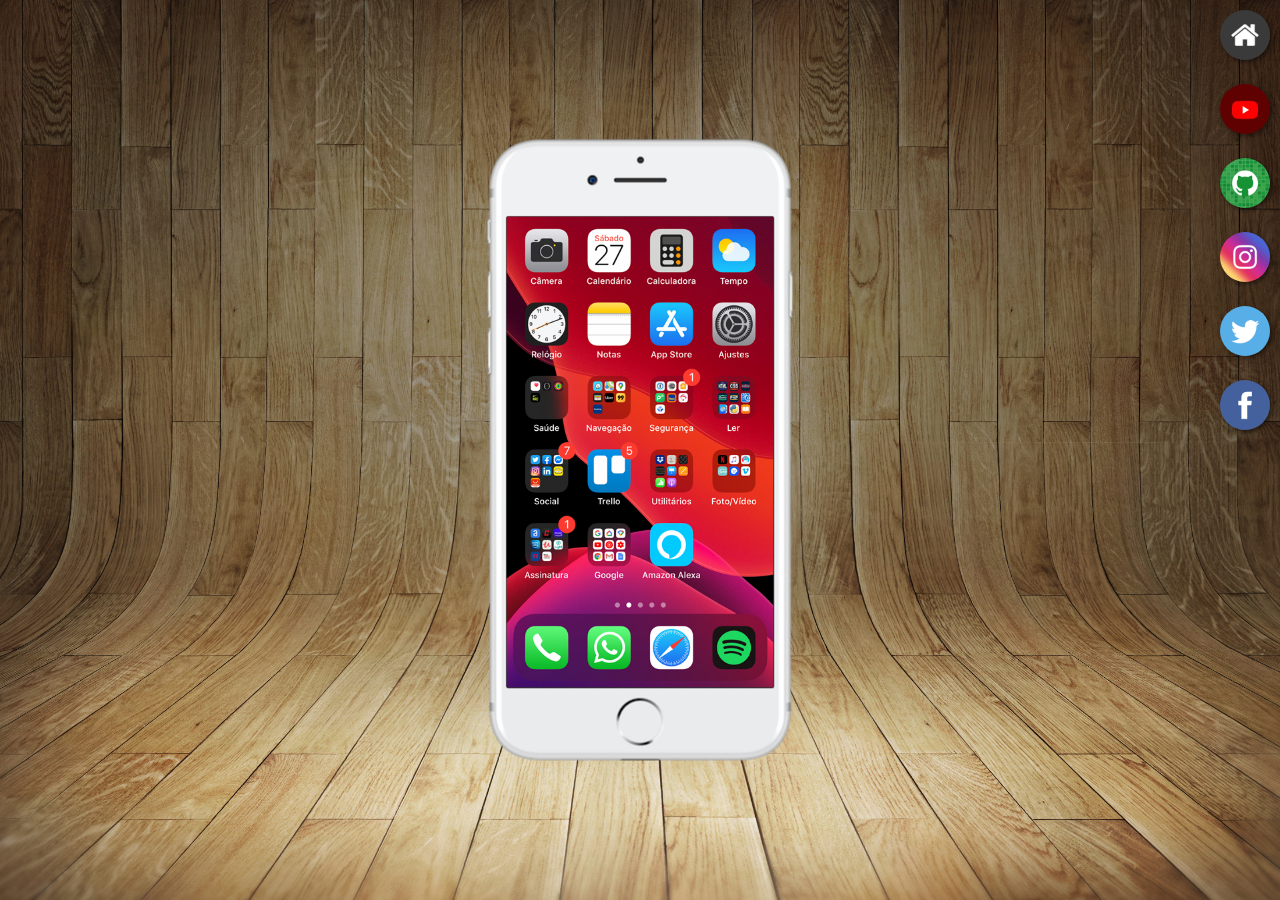
<file: index.html>
<!DOCTYPE html>
<html lang="pt-br">
<head>
    <meta charset="UTF-8">
    <meta name="viewport" content="width=device-width, initial-scale=1.0">
    <title>Projeto Redes Sociais</title>
    <link rel="stylesheet" href="estilos/style.css">
    <link rel="shortcut icon" href="imagens/favicon.ico" type="image/x-icon">
</head>
<body>
    <main>
        <section id="telefone">
            <iframe src="home.html" frameborder="0" name="tela" id="tela"></iframe>
        </section>
        <section id="redessociais">
            <a href="home.html" target="tela"><img src="imagens/logo-home.jpg" alt=""></a> <br>
            <a href="yt.html" target="tela"><img src="imagens/logo-youtube.jpg" alt=""></a> <br>
            <a href="github.html" target="tela"><img src="imagens/logo-github.jpg" alt=""></a> <br>
            <a href="insta.html" target="tela"><img src="imagens/logo-instagram.jpg" alt=""></a> <br>
            <a href="tt.html" target="tela"><img src="imagens/logo-twitter.jpg" alt=""></a> <br>
            <a href="face.html" target="tela"><img src="imagens/logo-facebook.jpg" alt=""></a>
        </section>
    </main>
</body>
</html>
</file>
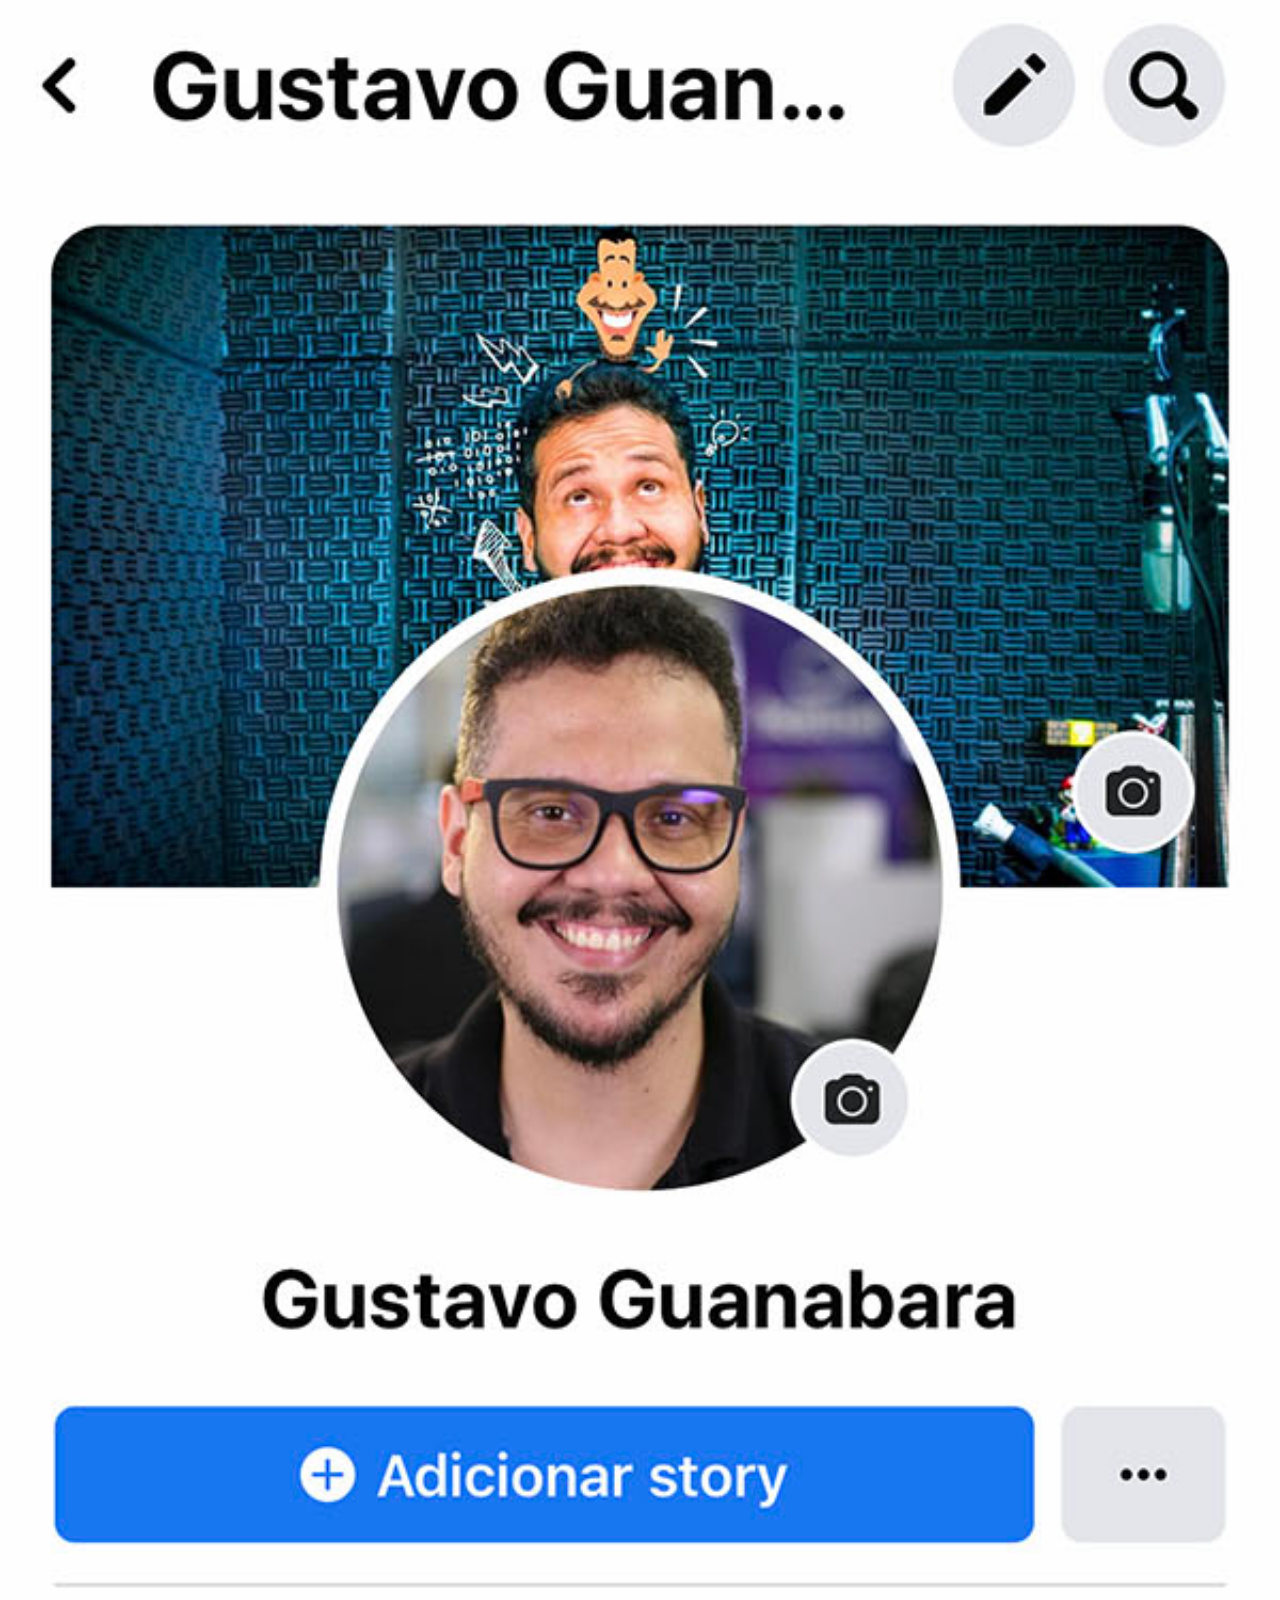
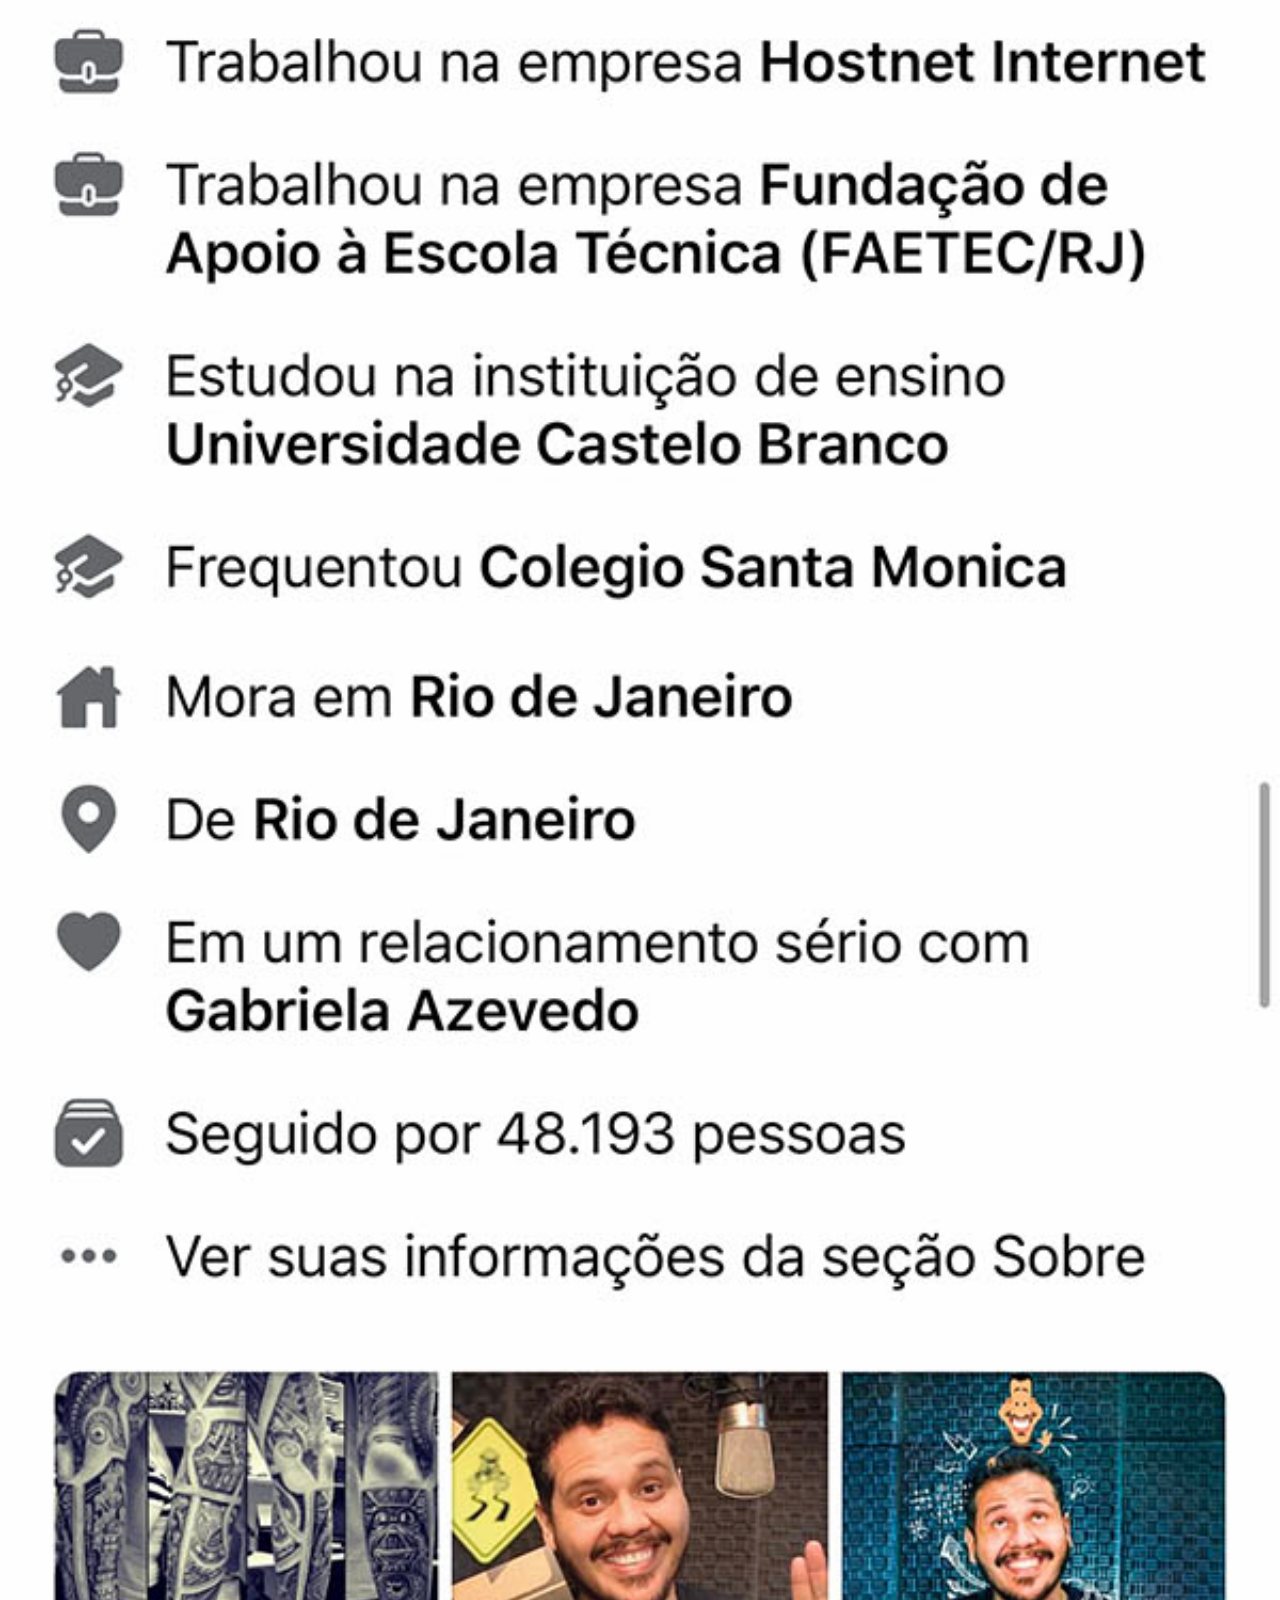
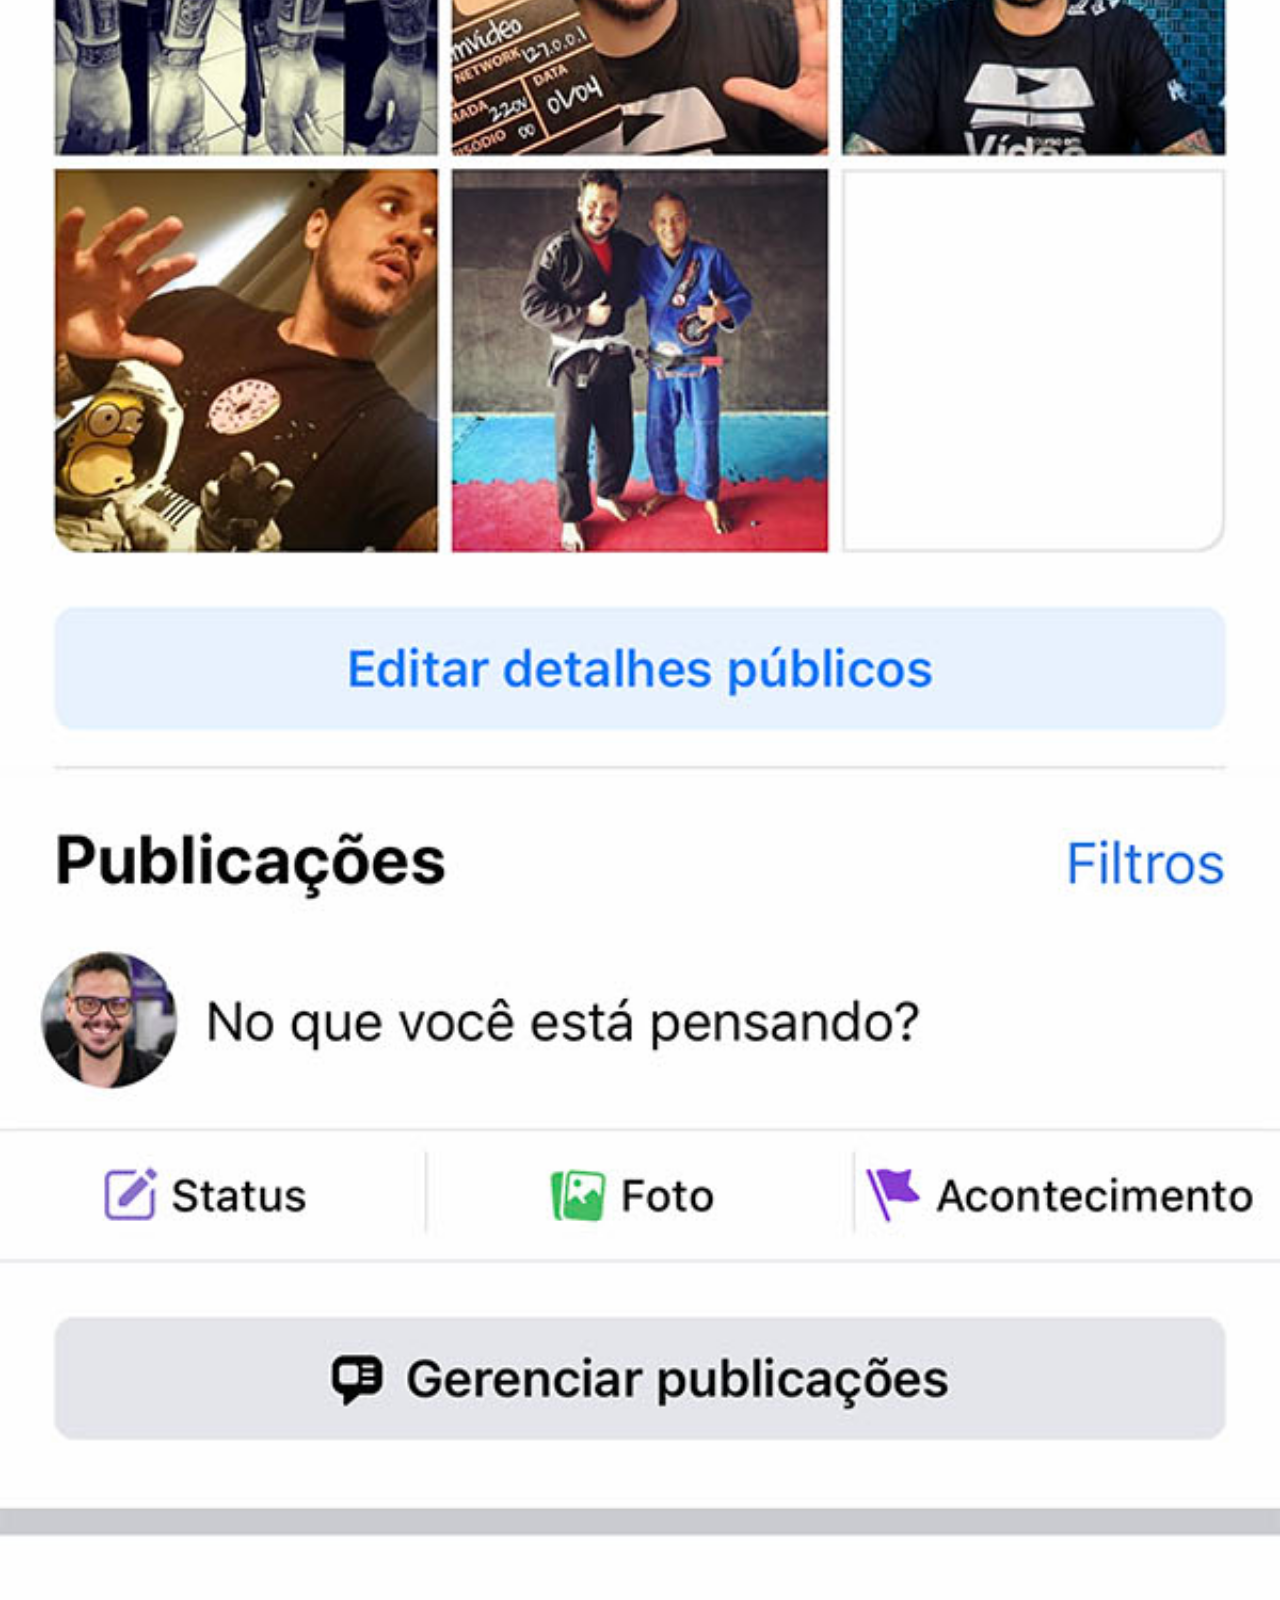
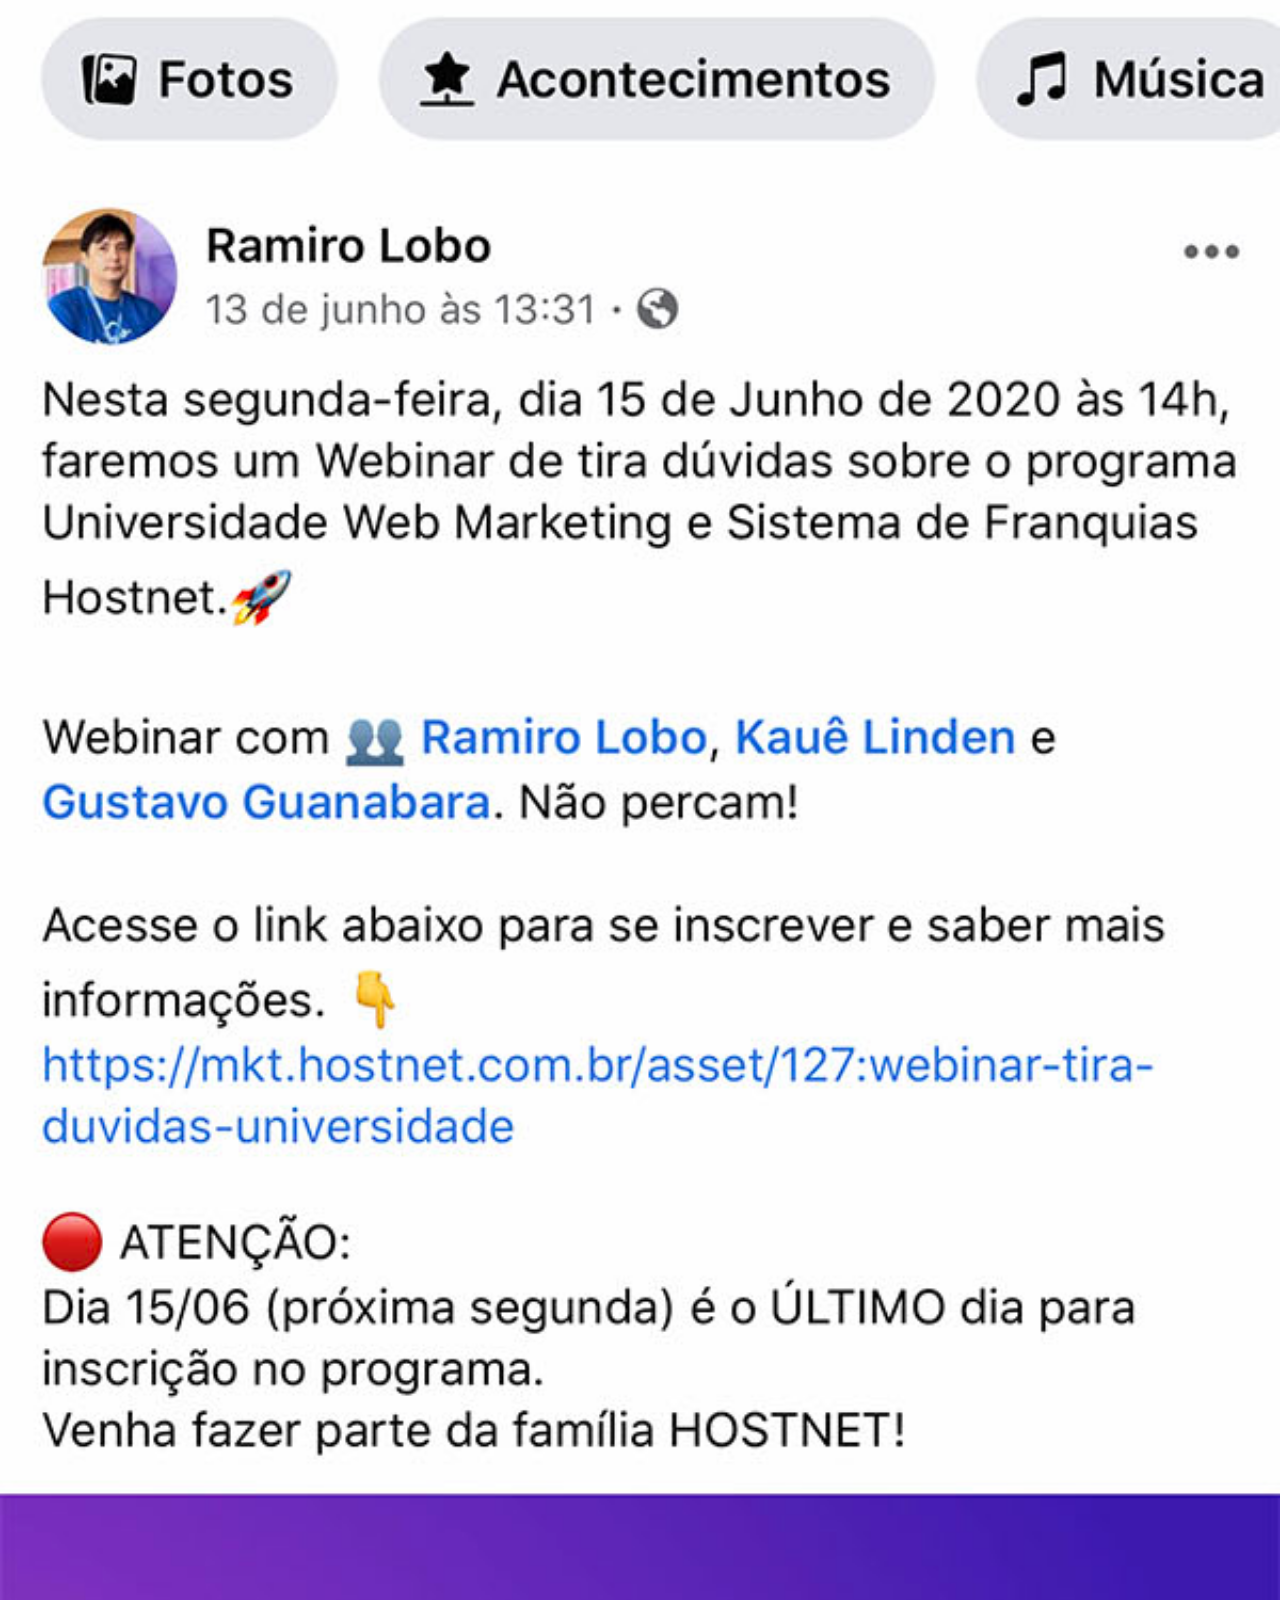
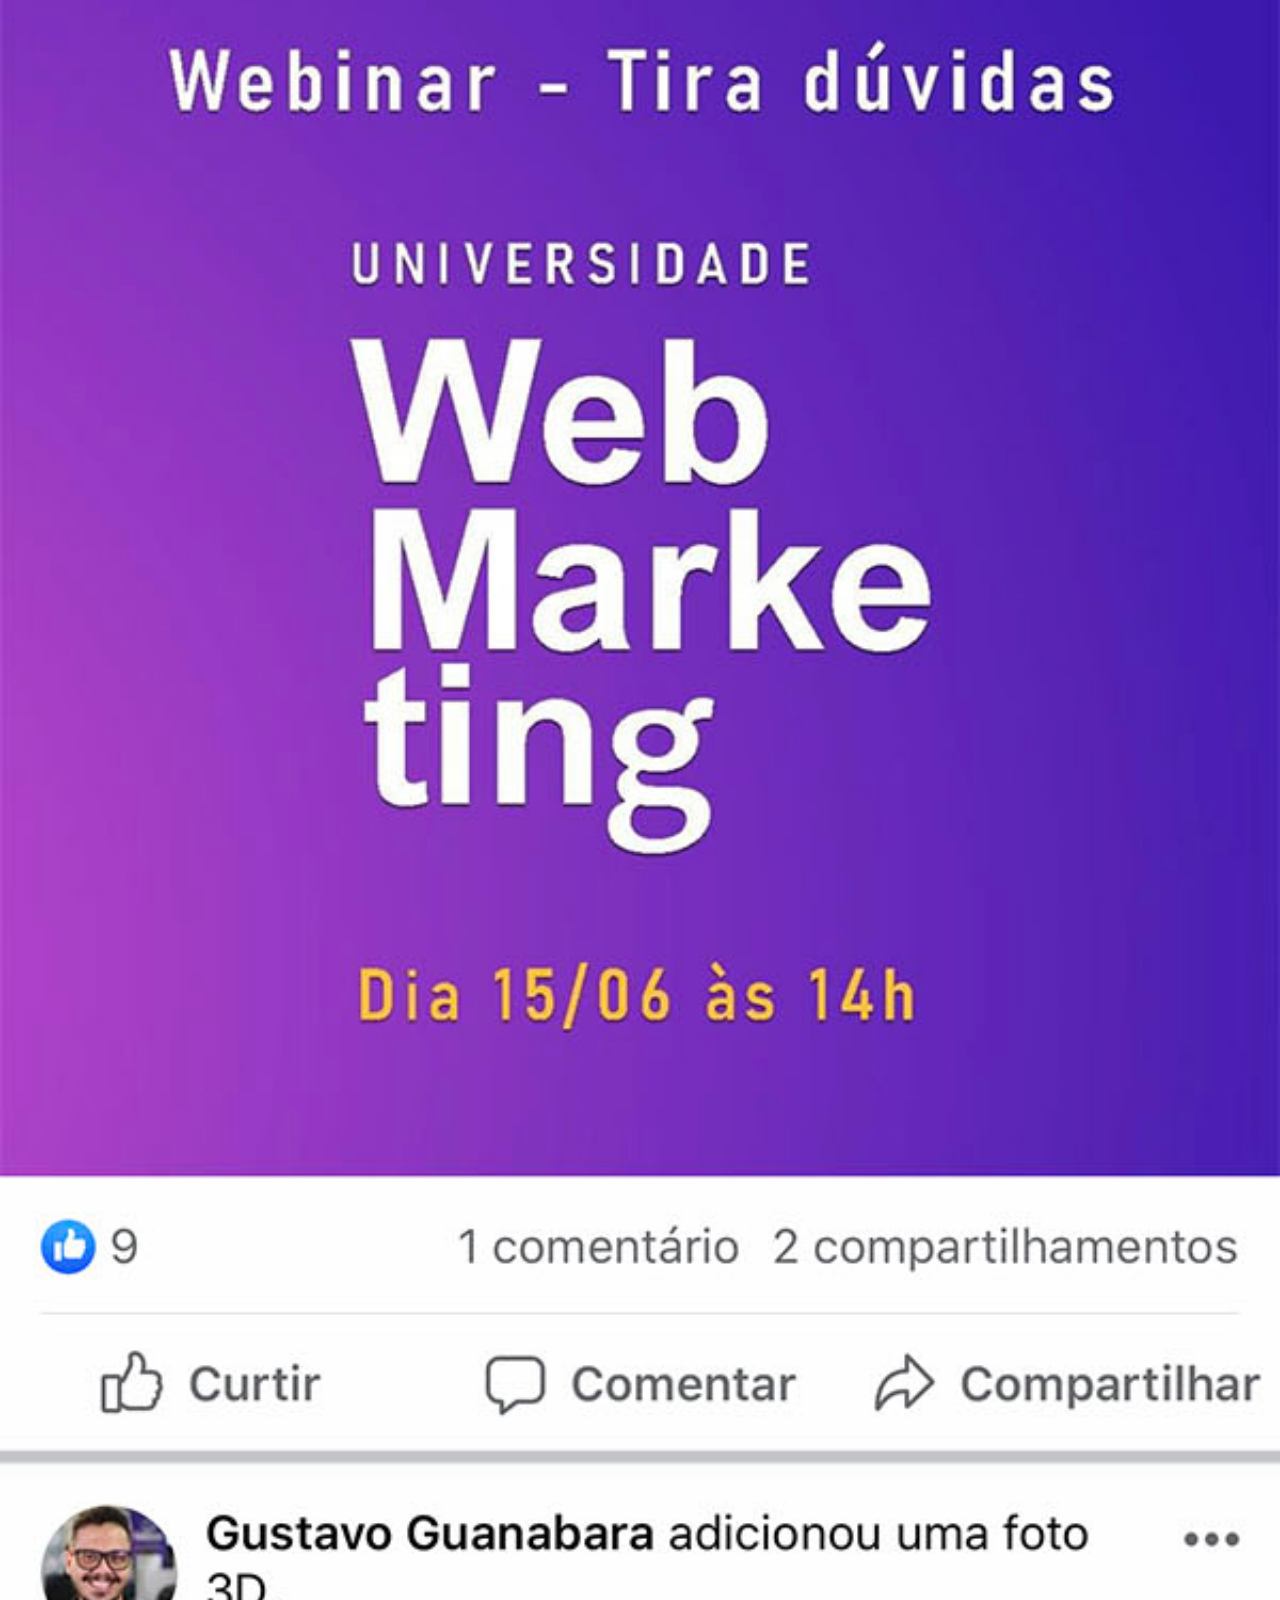
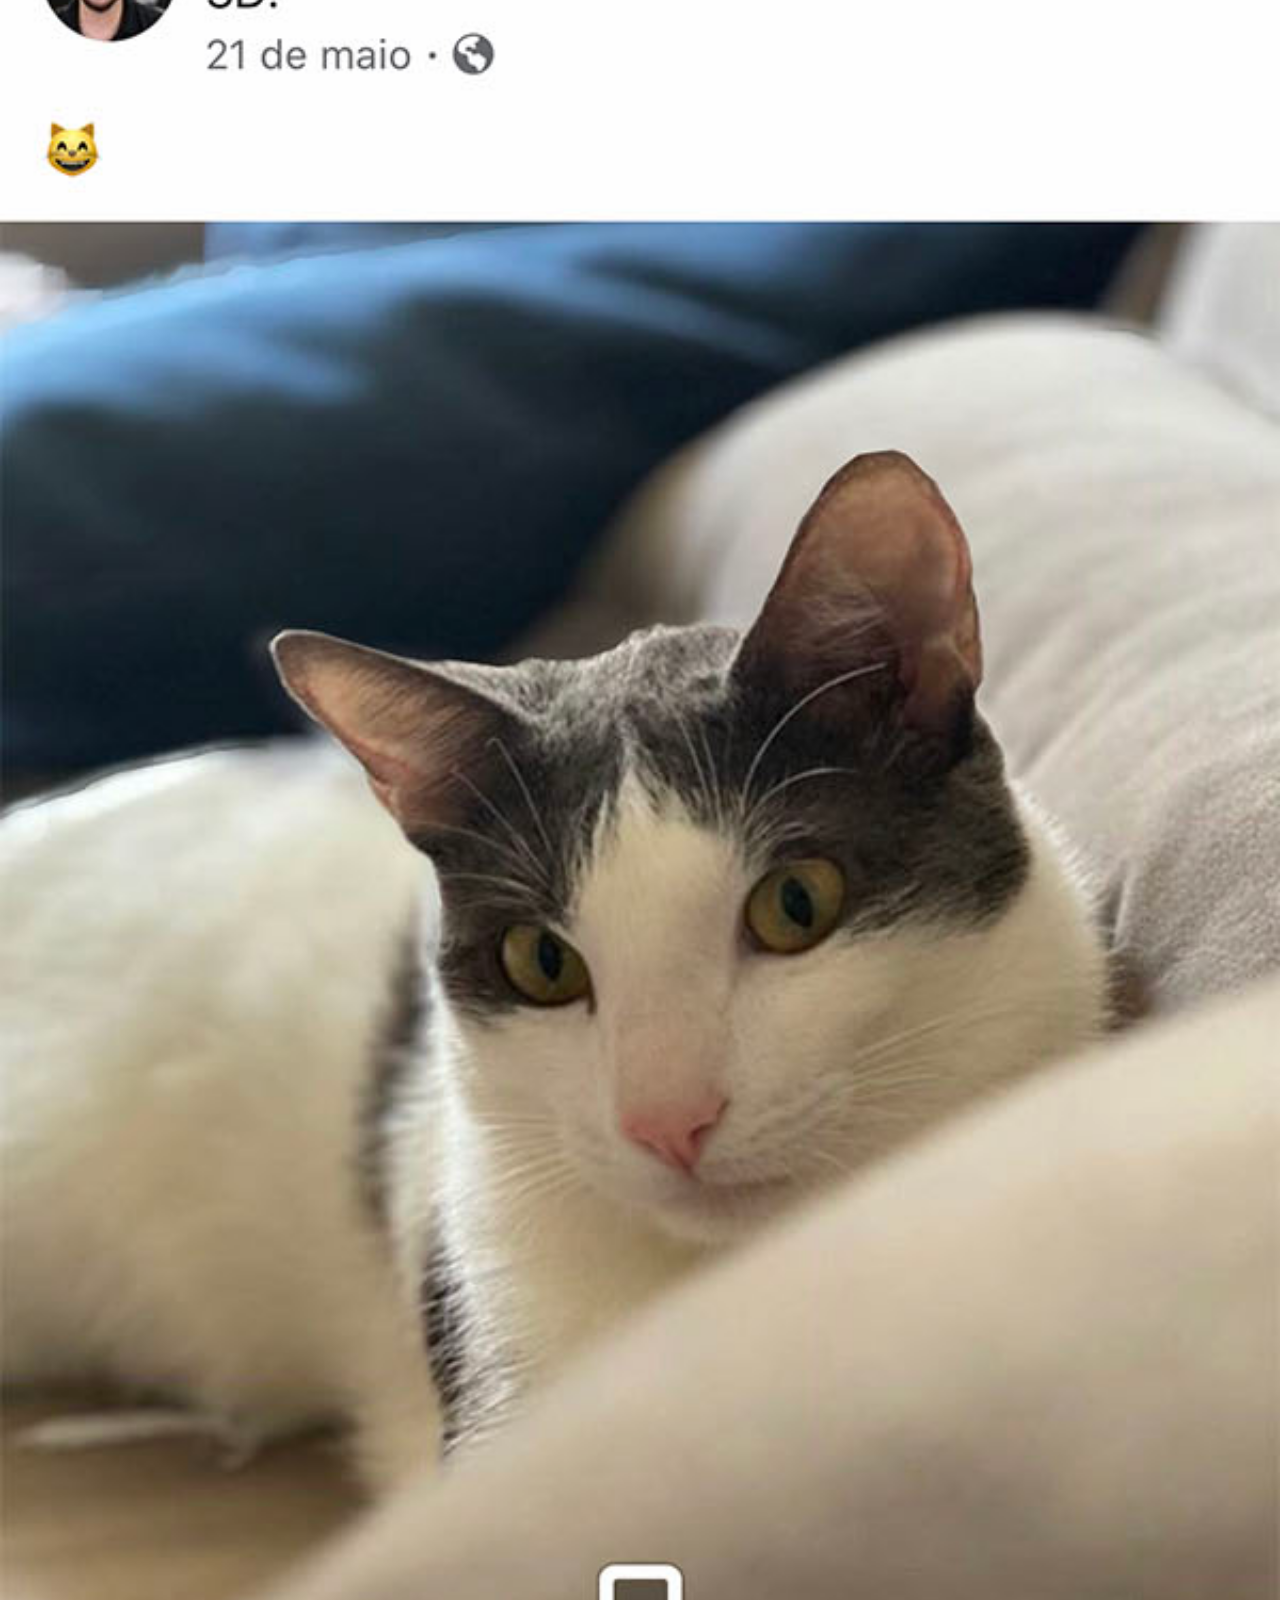
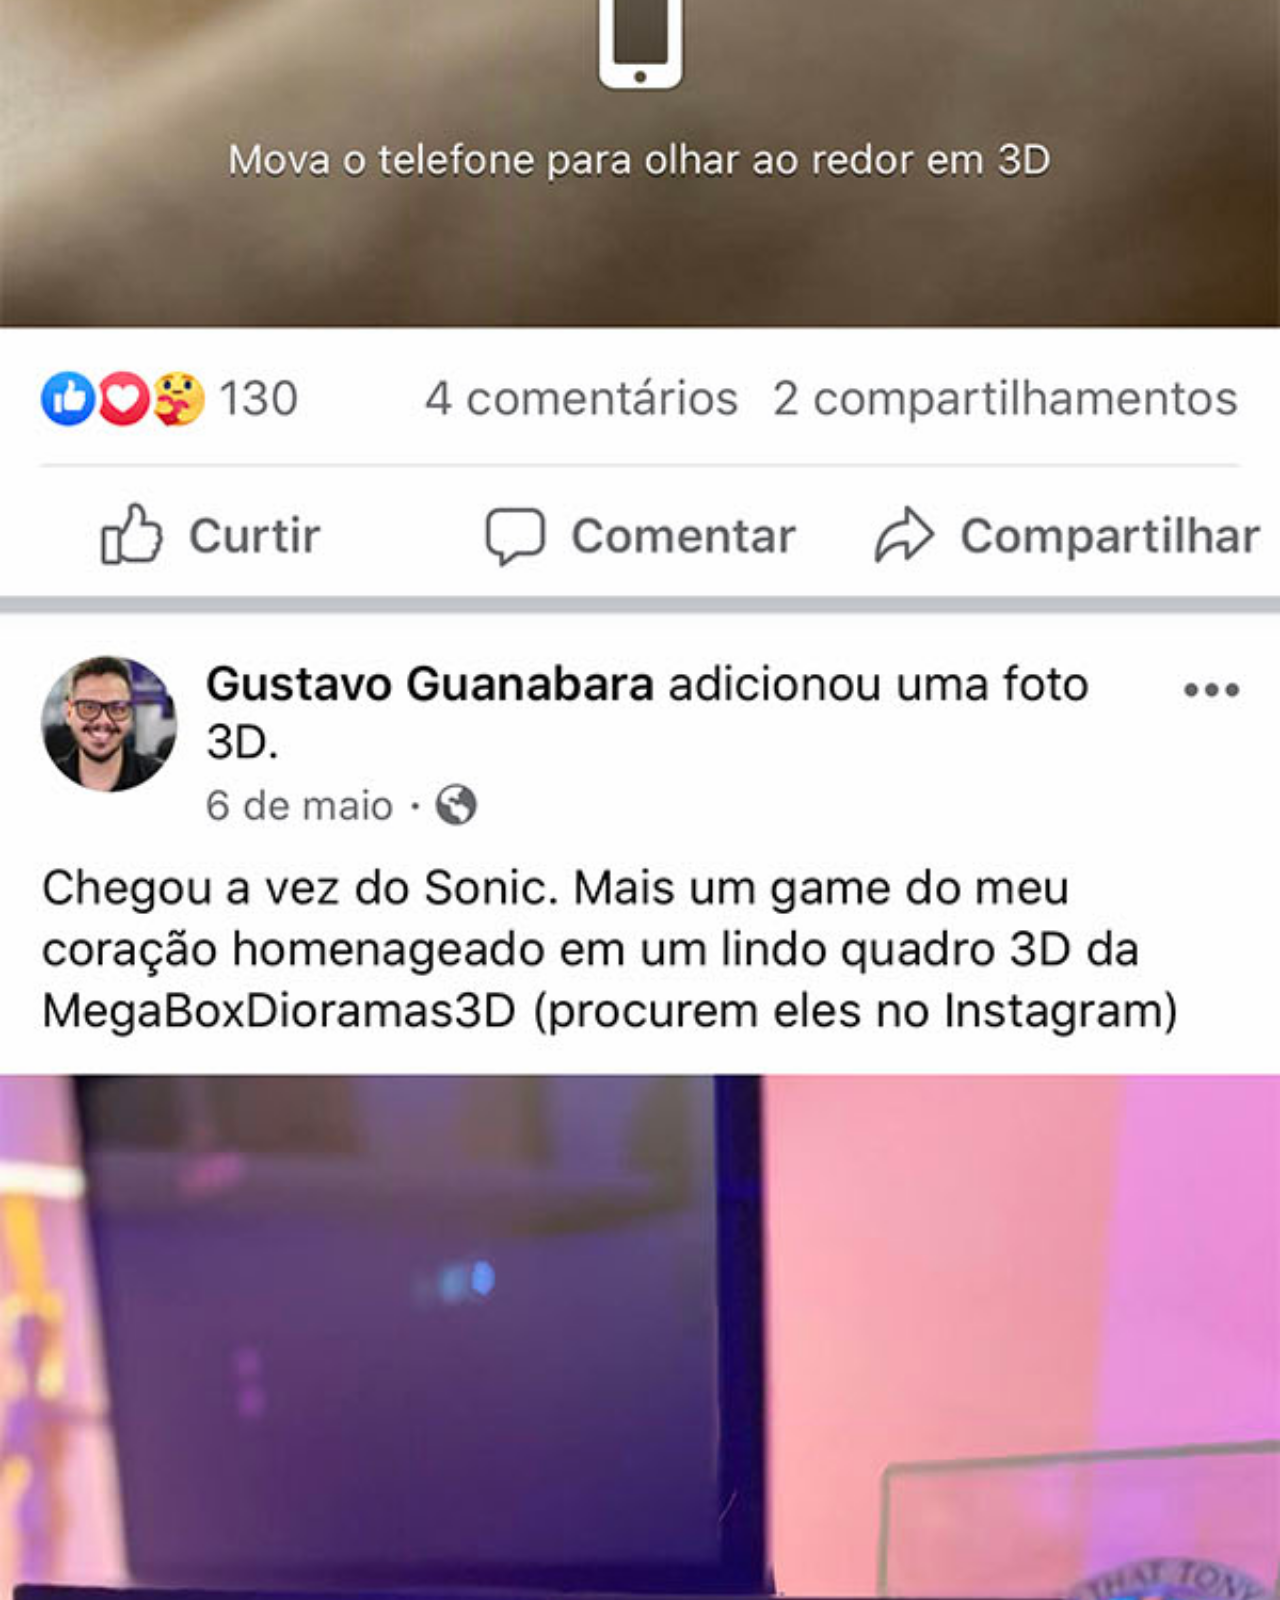
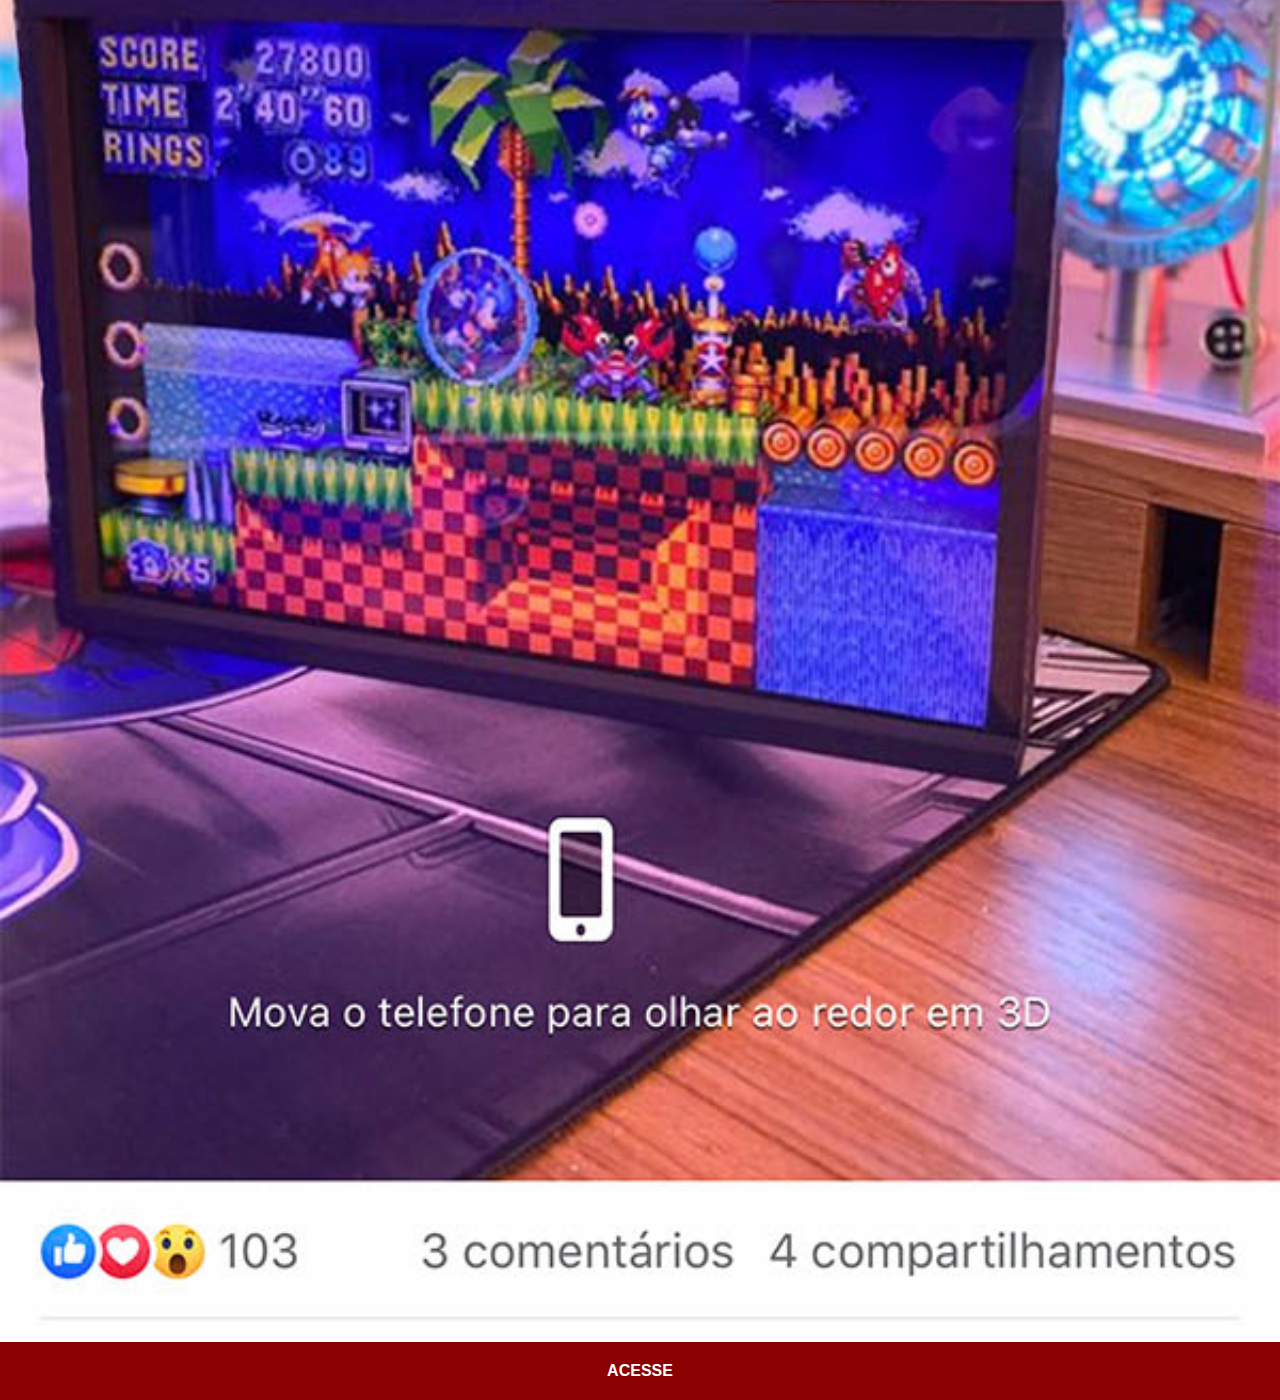
<file: face.html>
<!DOCTYPE html>
<html lang="pt-br">
<head>
    <meta charset="UTF-8">
    <meta name="viewport" content="width=device-width, initial-scale=1.0">
    <title>Facebook</title>
    <link rel="stylesheet" href="estilos/social.css">
</head>
<body>
    <img src="imagens/tela-facebook.jpg" alt="Facebook">
    <a href="https://www.facebook.com/gustavoguanabara/?locale=pt_BR">ACESSE</a>
</body>
</html>
</file>
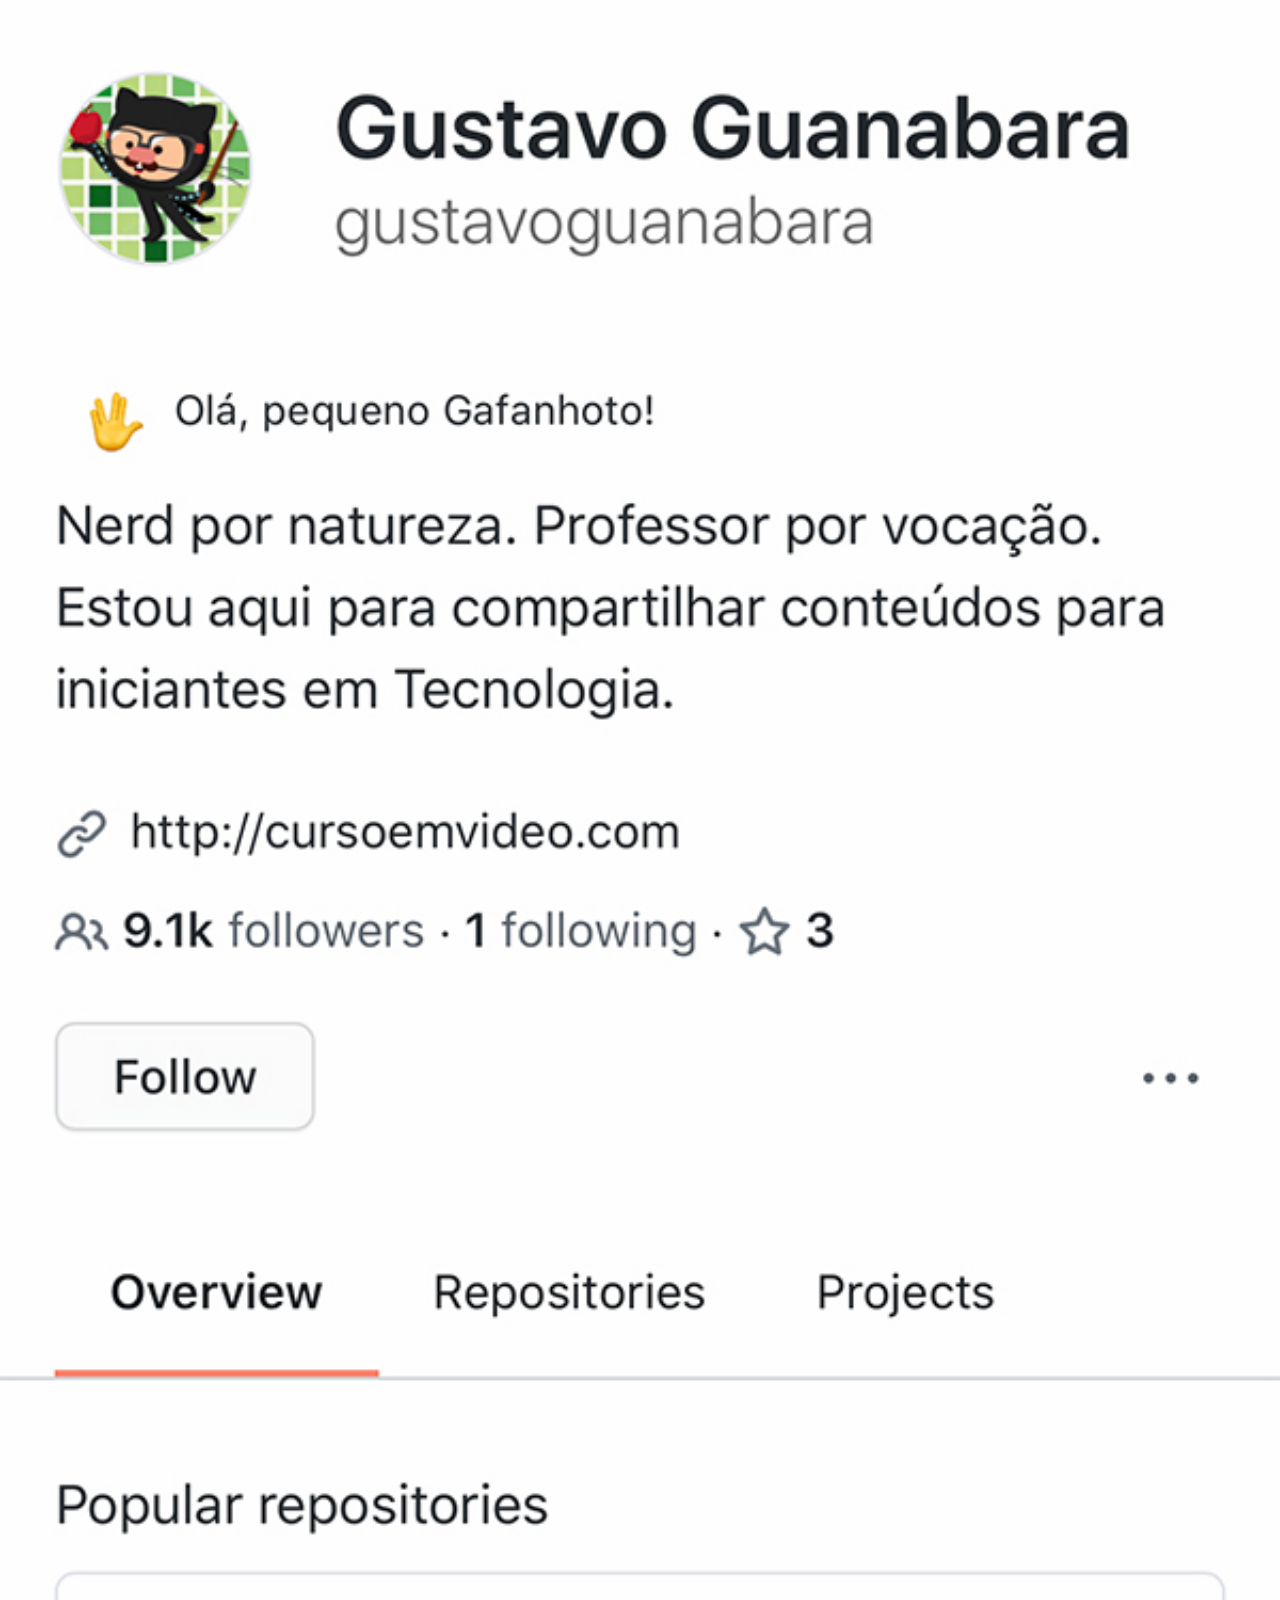
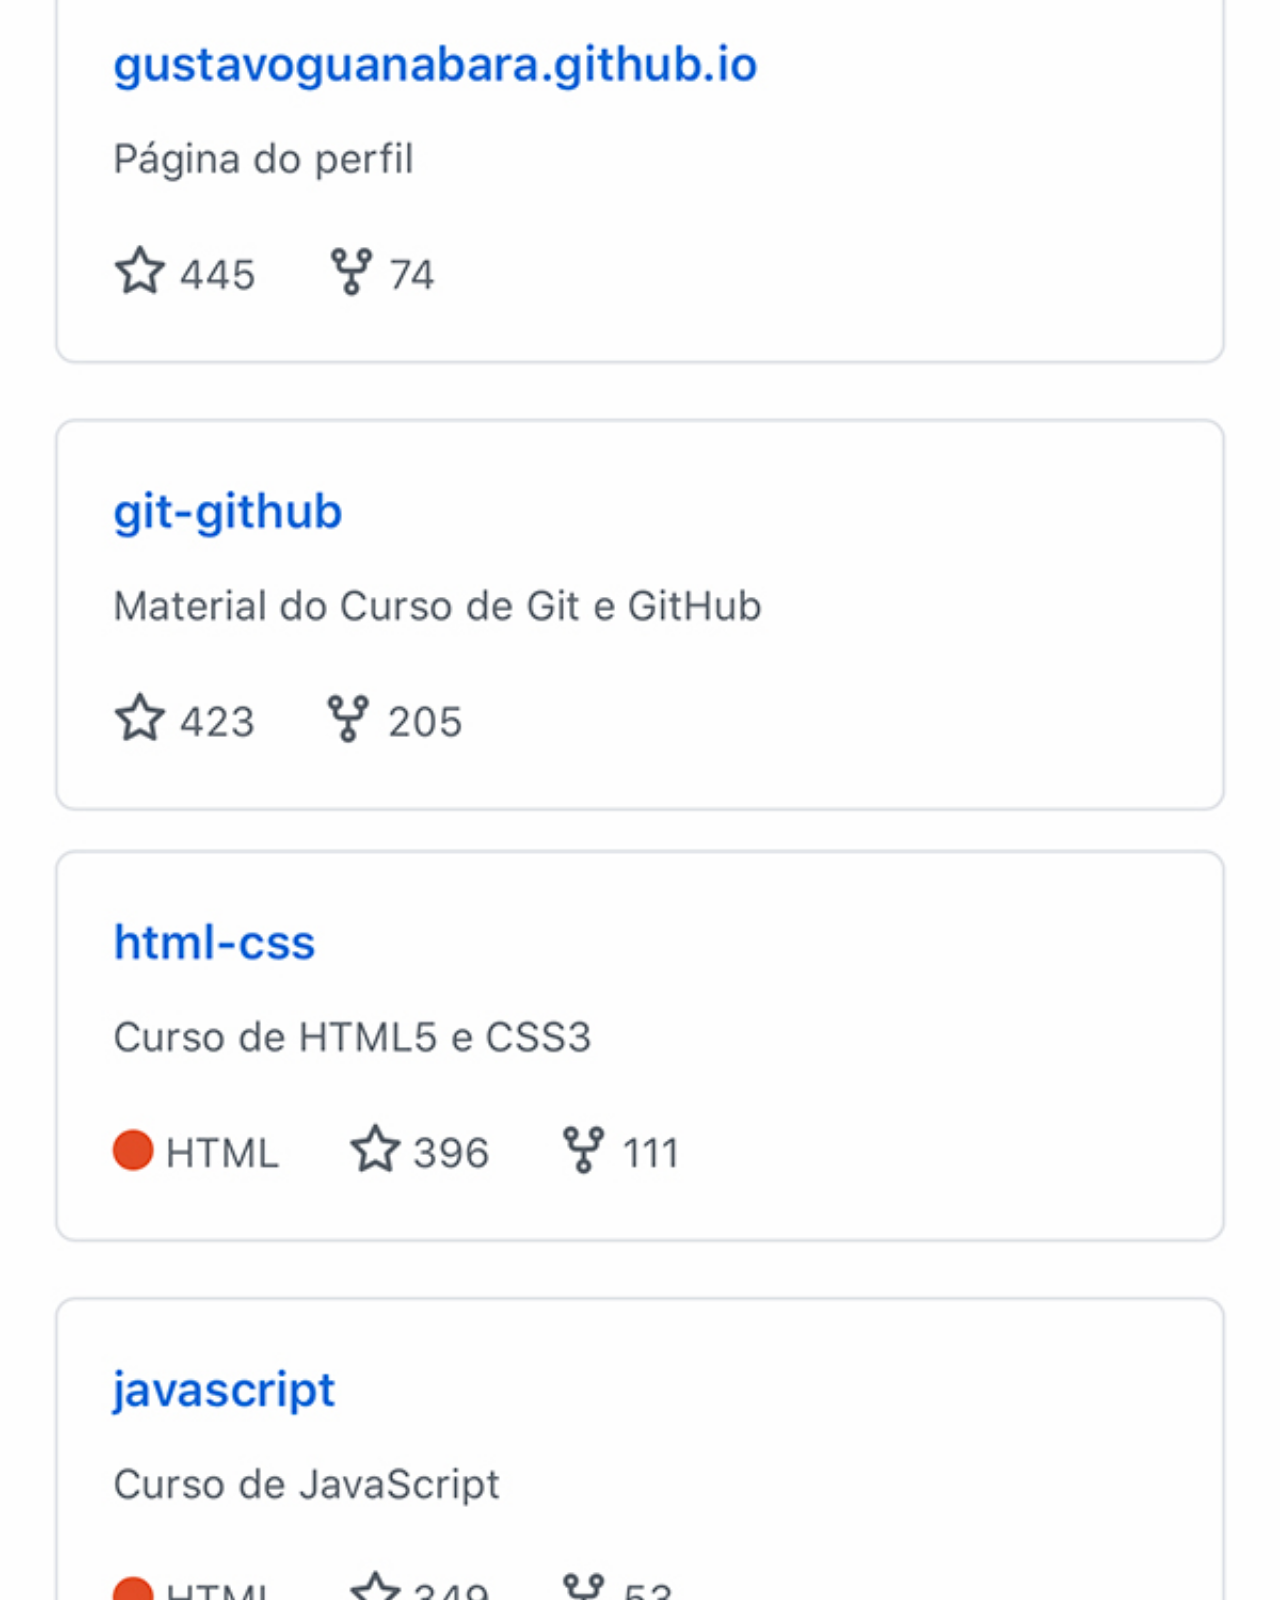
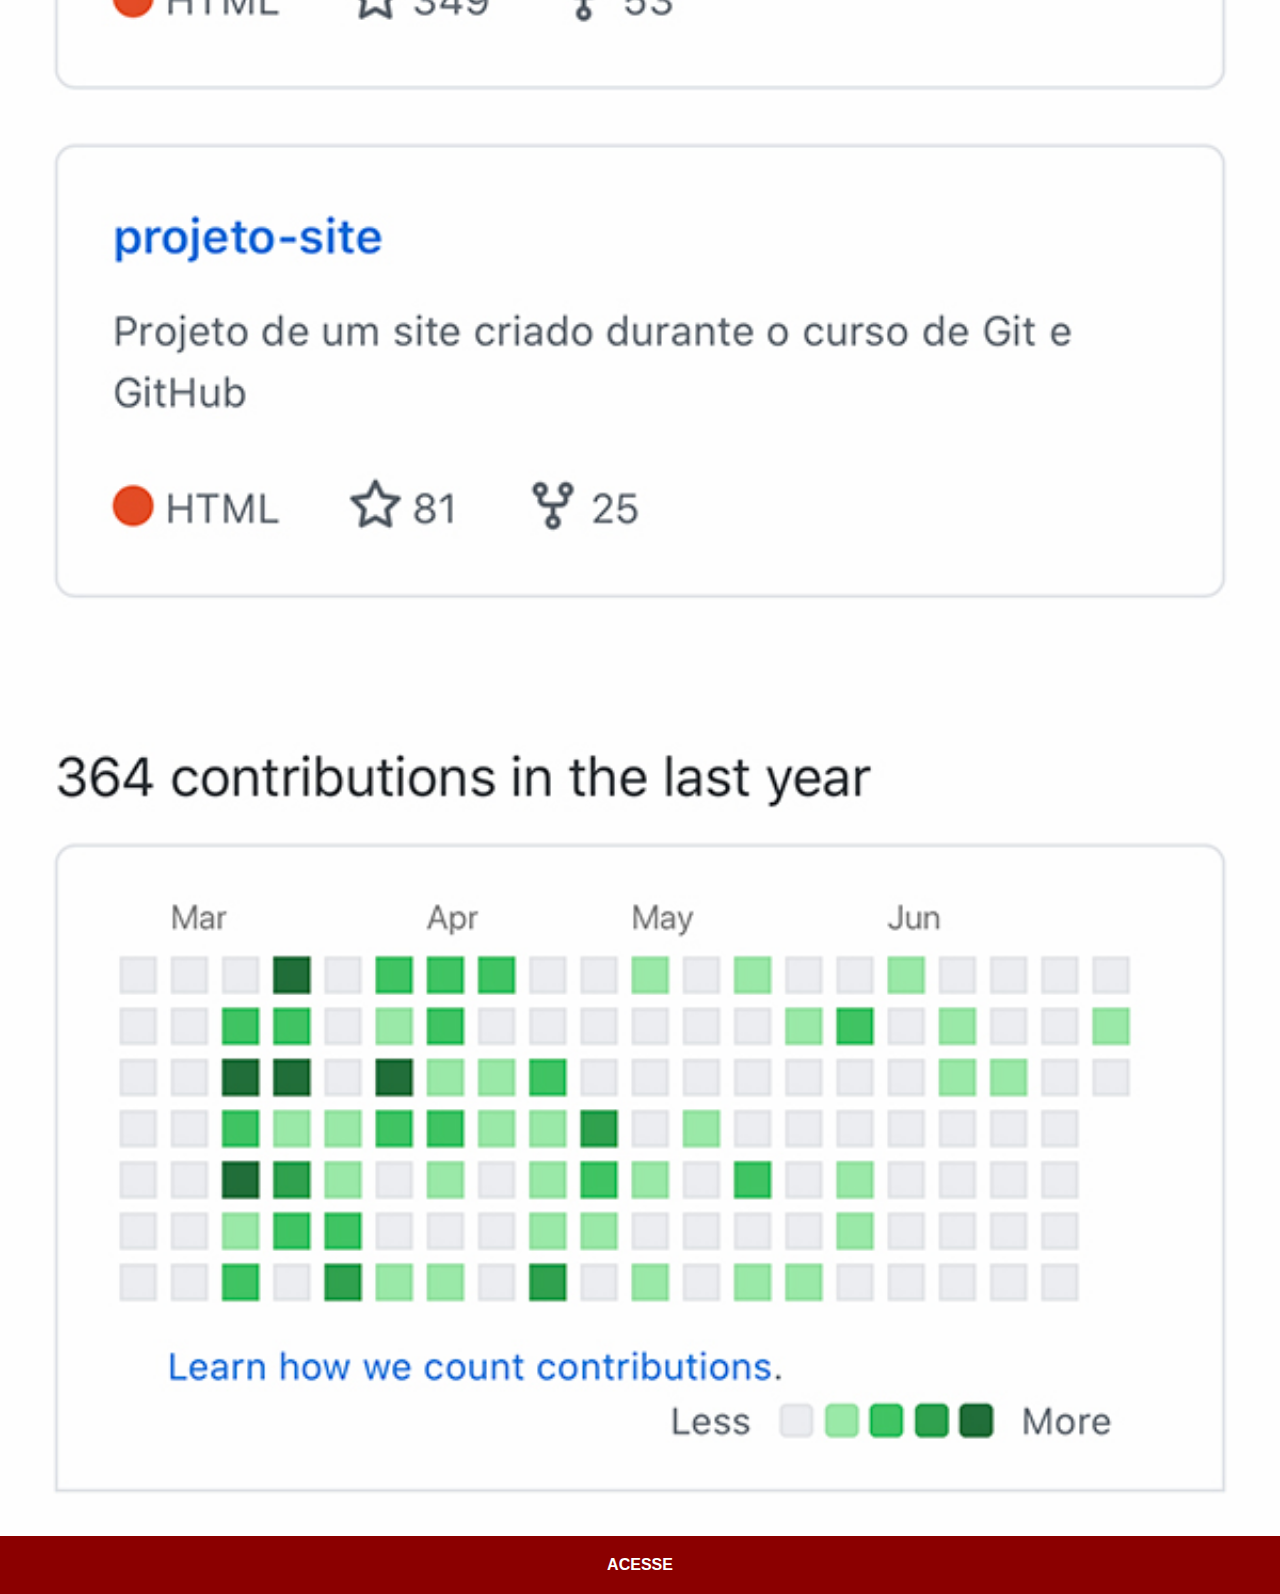
<file: github.html>
<!DOCTYPE html>
<html lang="en">
<head>
    <meta charset="UTF-8">
    <meta name="viewport" content="width=device-width, initial-scale=1.0">
    <title>GitHub</title>
    <link rel="stylesheet" href="estilos/social.css">
</head>
<body>
    <img src="imagens/tela-github.jpg" alt="GitHub">
    <a href="https://github.com/gustavoguanabara" target="_blank">ACESSE</a>
</body>
</html>
</file>
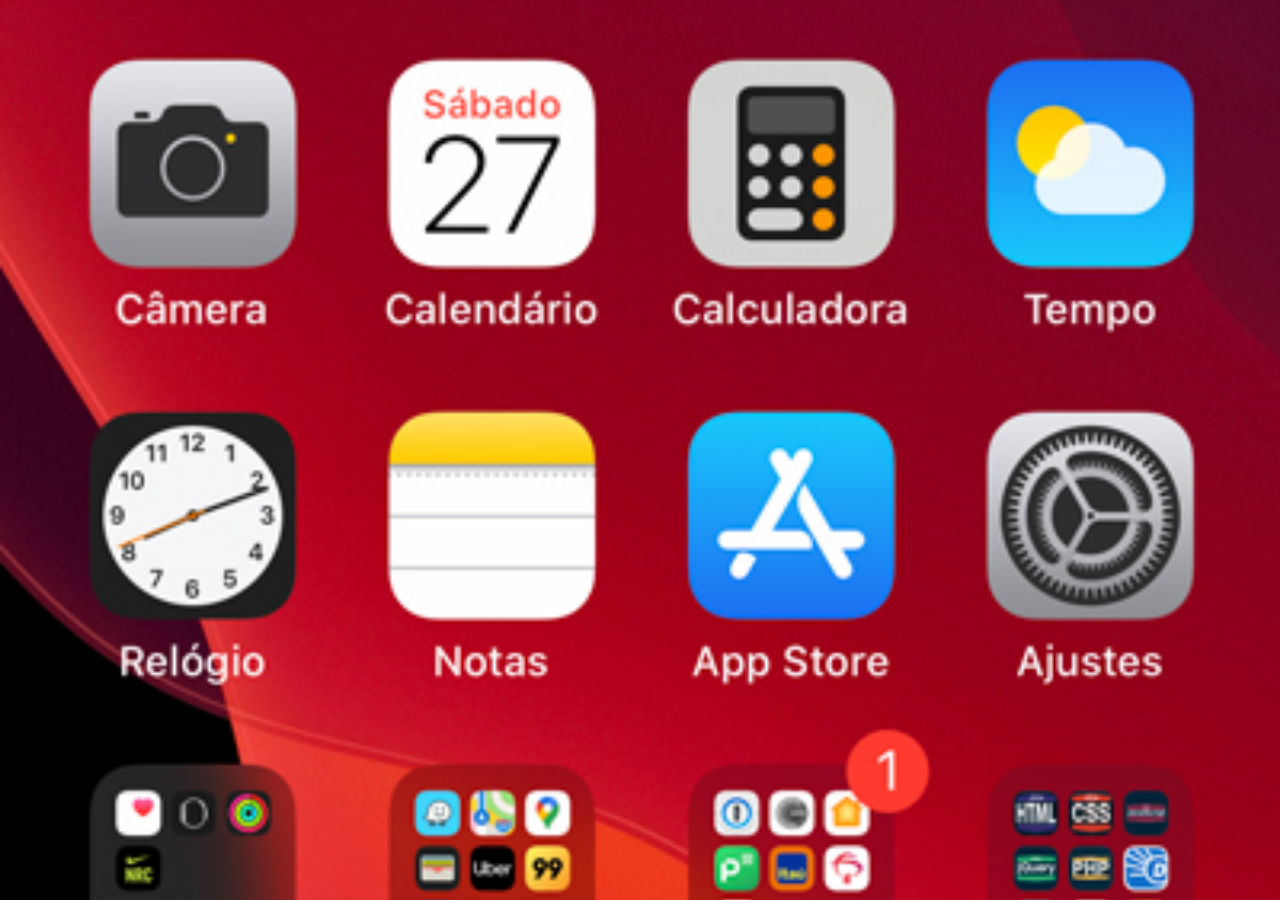
<file: home.html>
<!DOCTYPE html>
<html lang="pt-br">
<head>
    <meta charset="UTF-8">
    <meta name="viewport" content="width=device-width, initial-scale=1.0">
    <title>Home</title>
</head>
<style>
    * {
        margin: 0;
        padding: 0;
    }

    body {
        width: 100vw;
        height: 100vh;
        background: black url('imagens/tela-home.jpg') no-repeat top center;
        background-size: cover;
    }
</style>
<body>
    
</body>
</html>
</file>
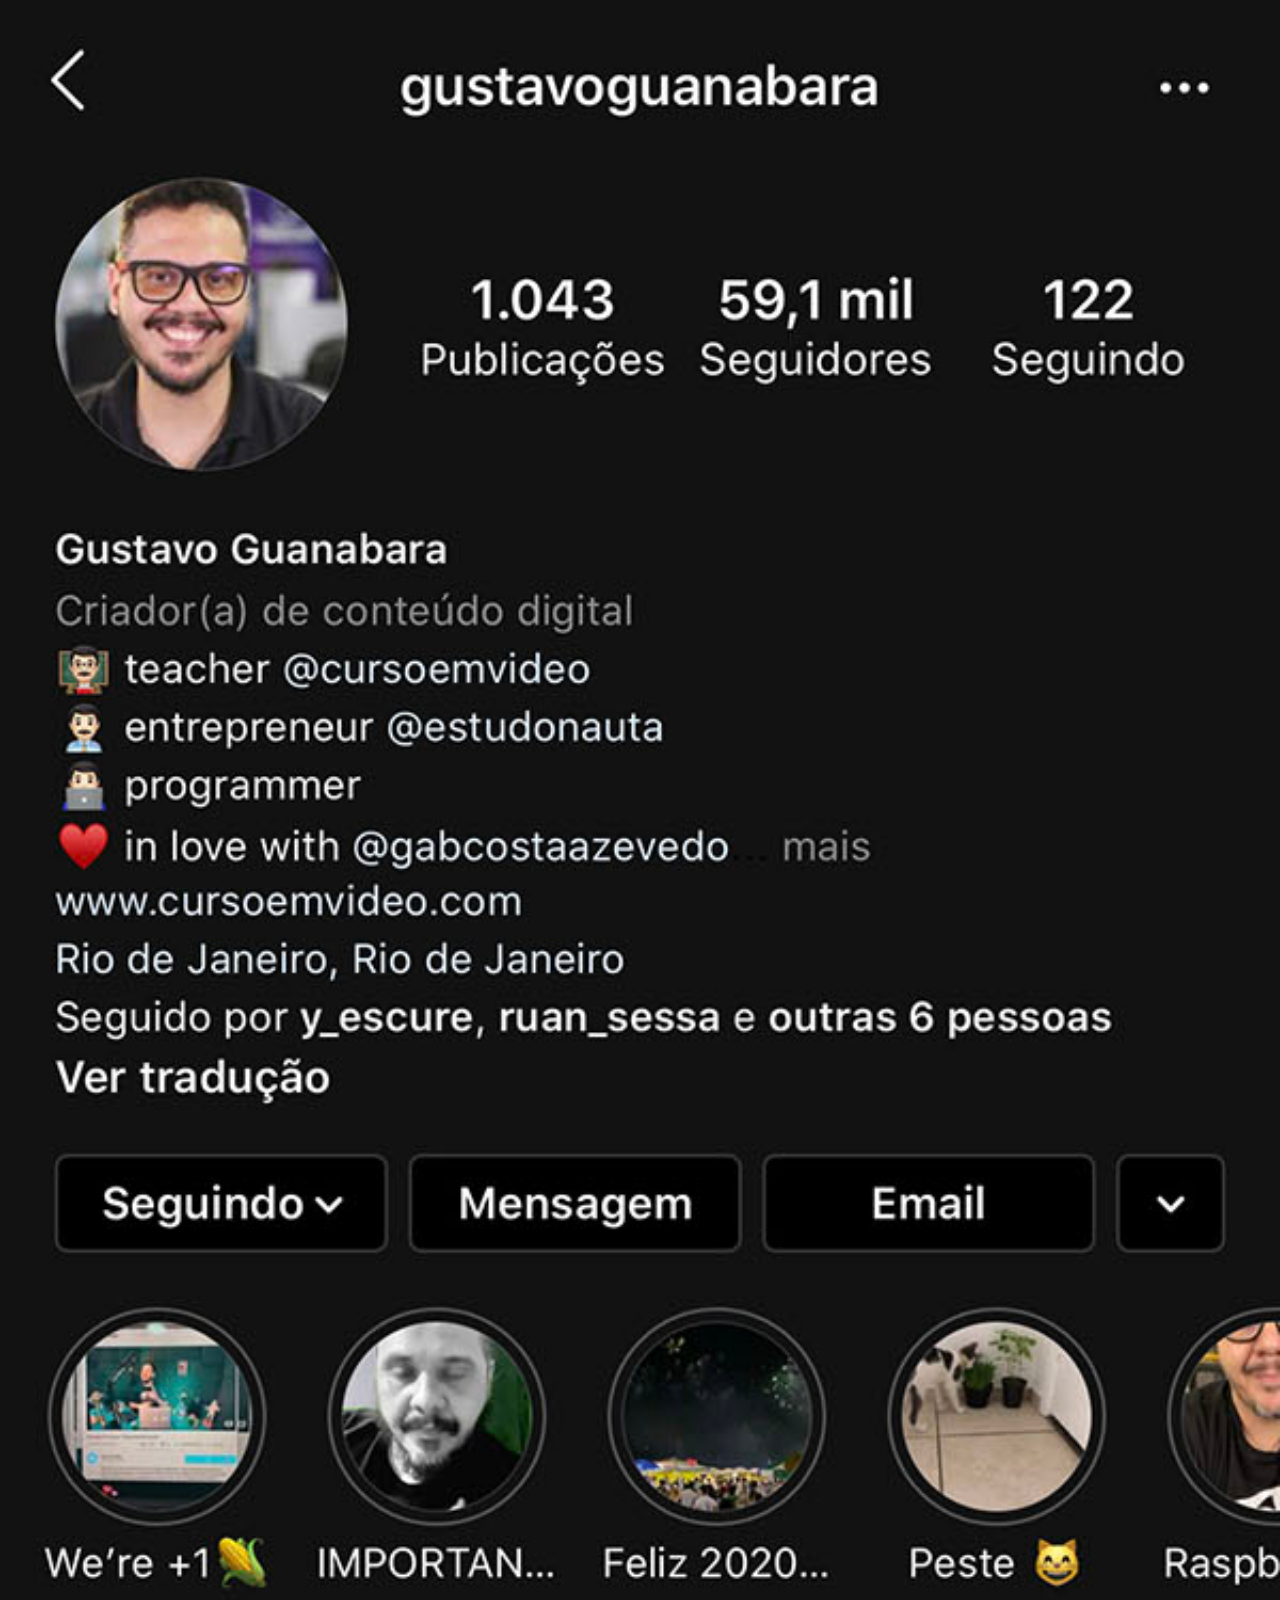
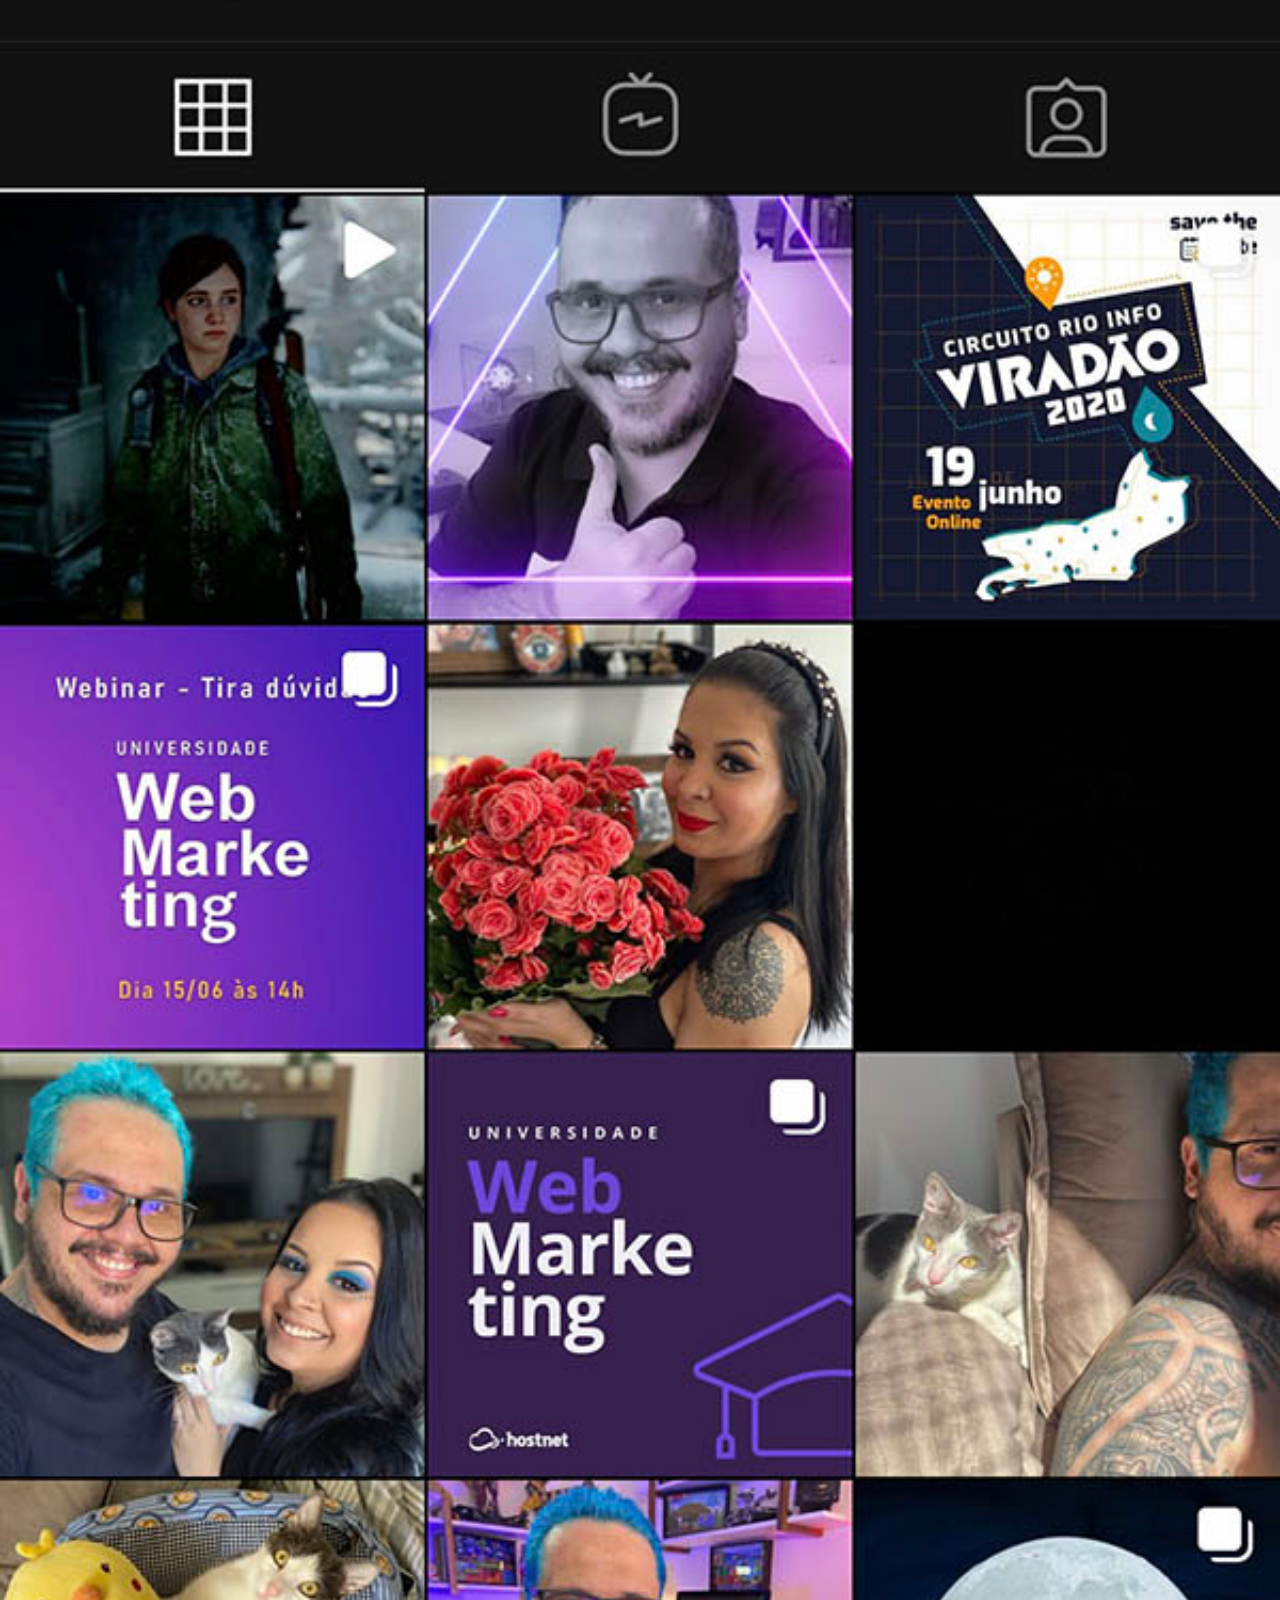
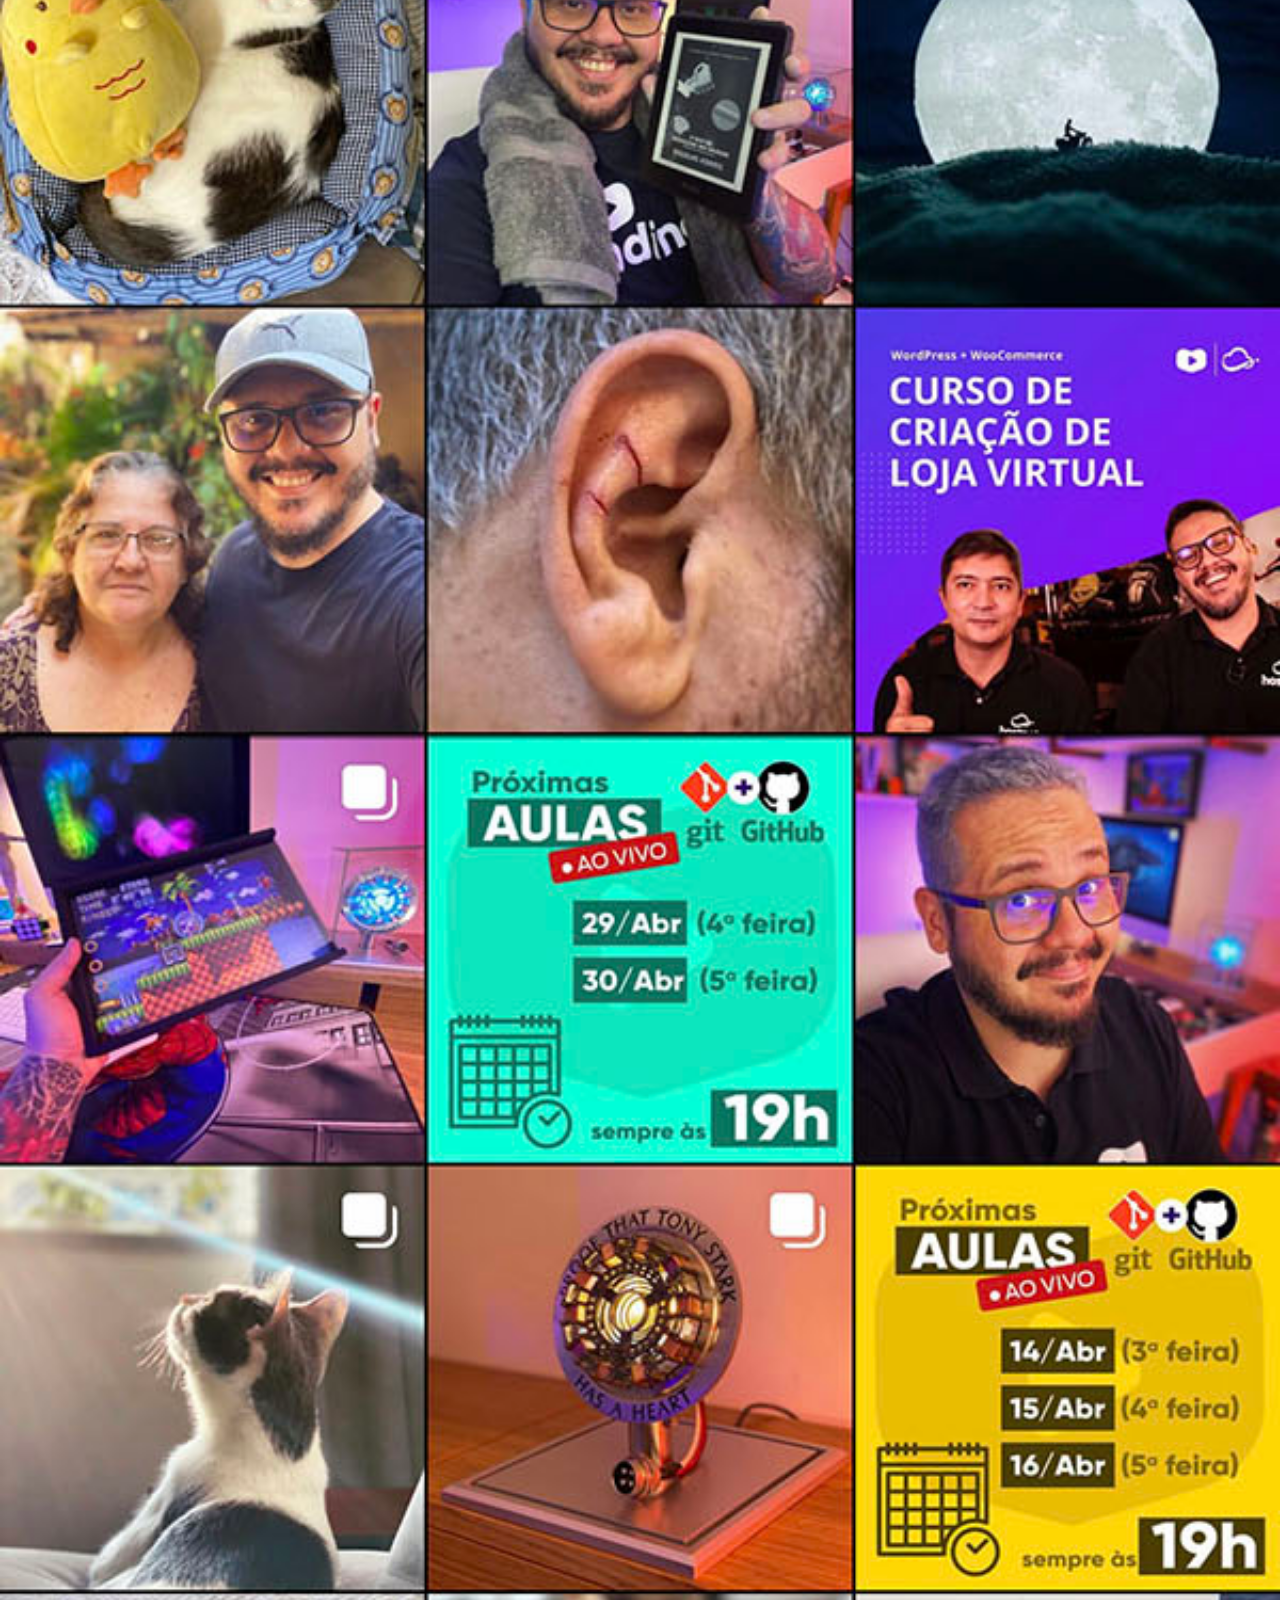
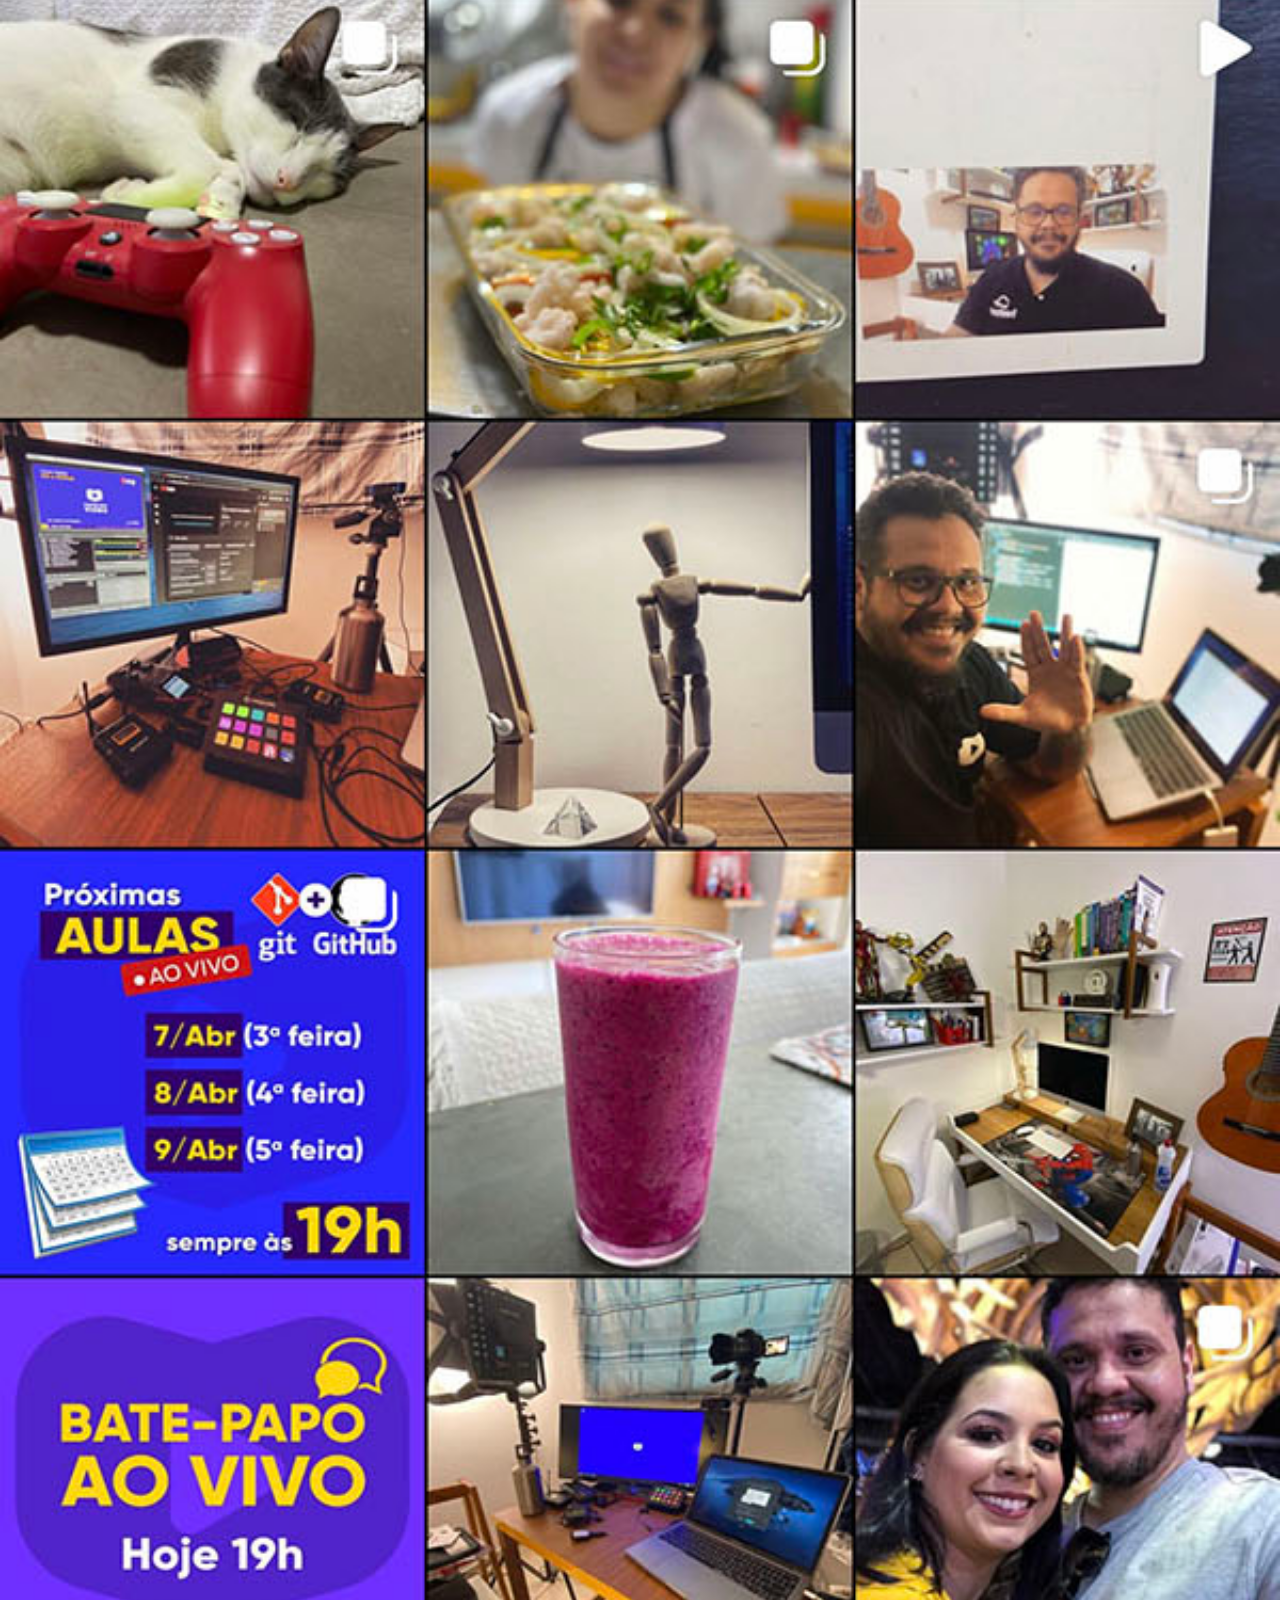
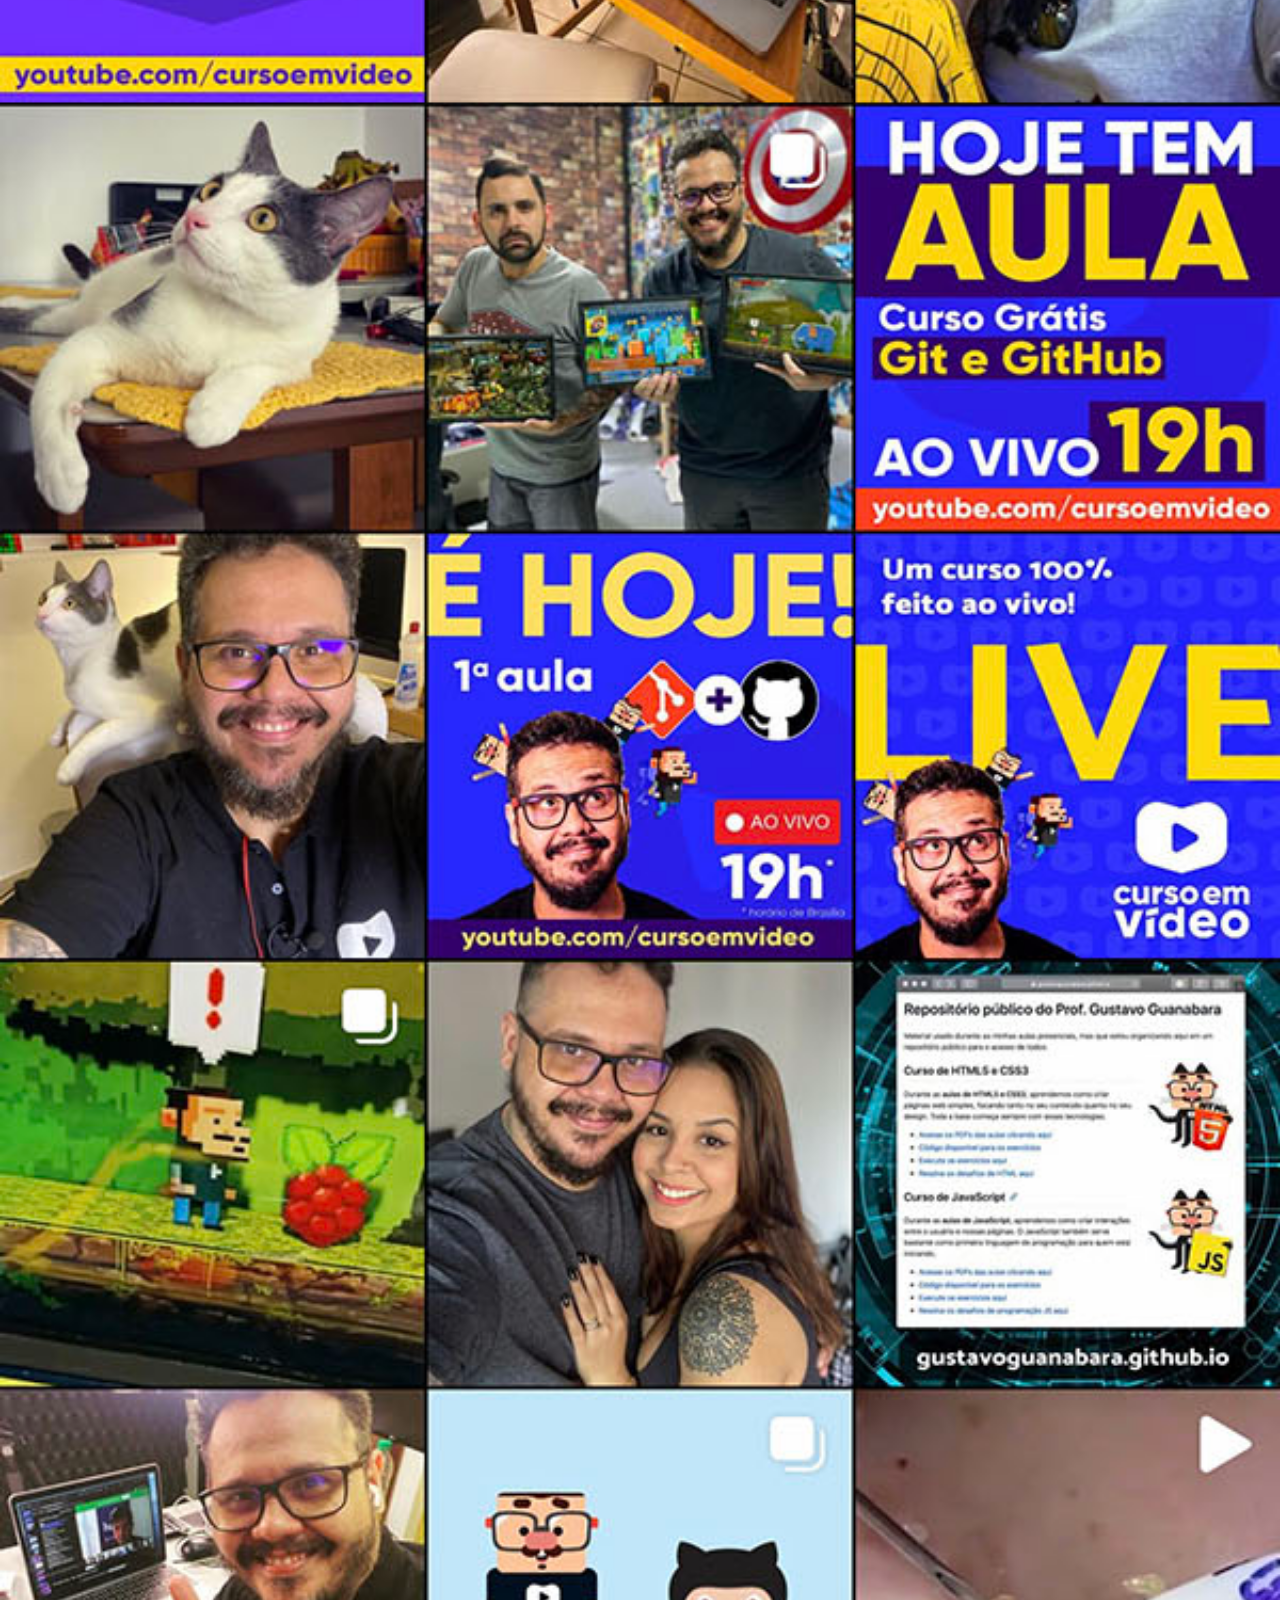
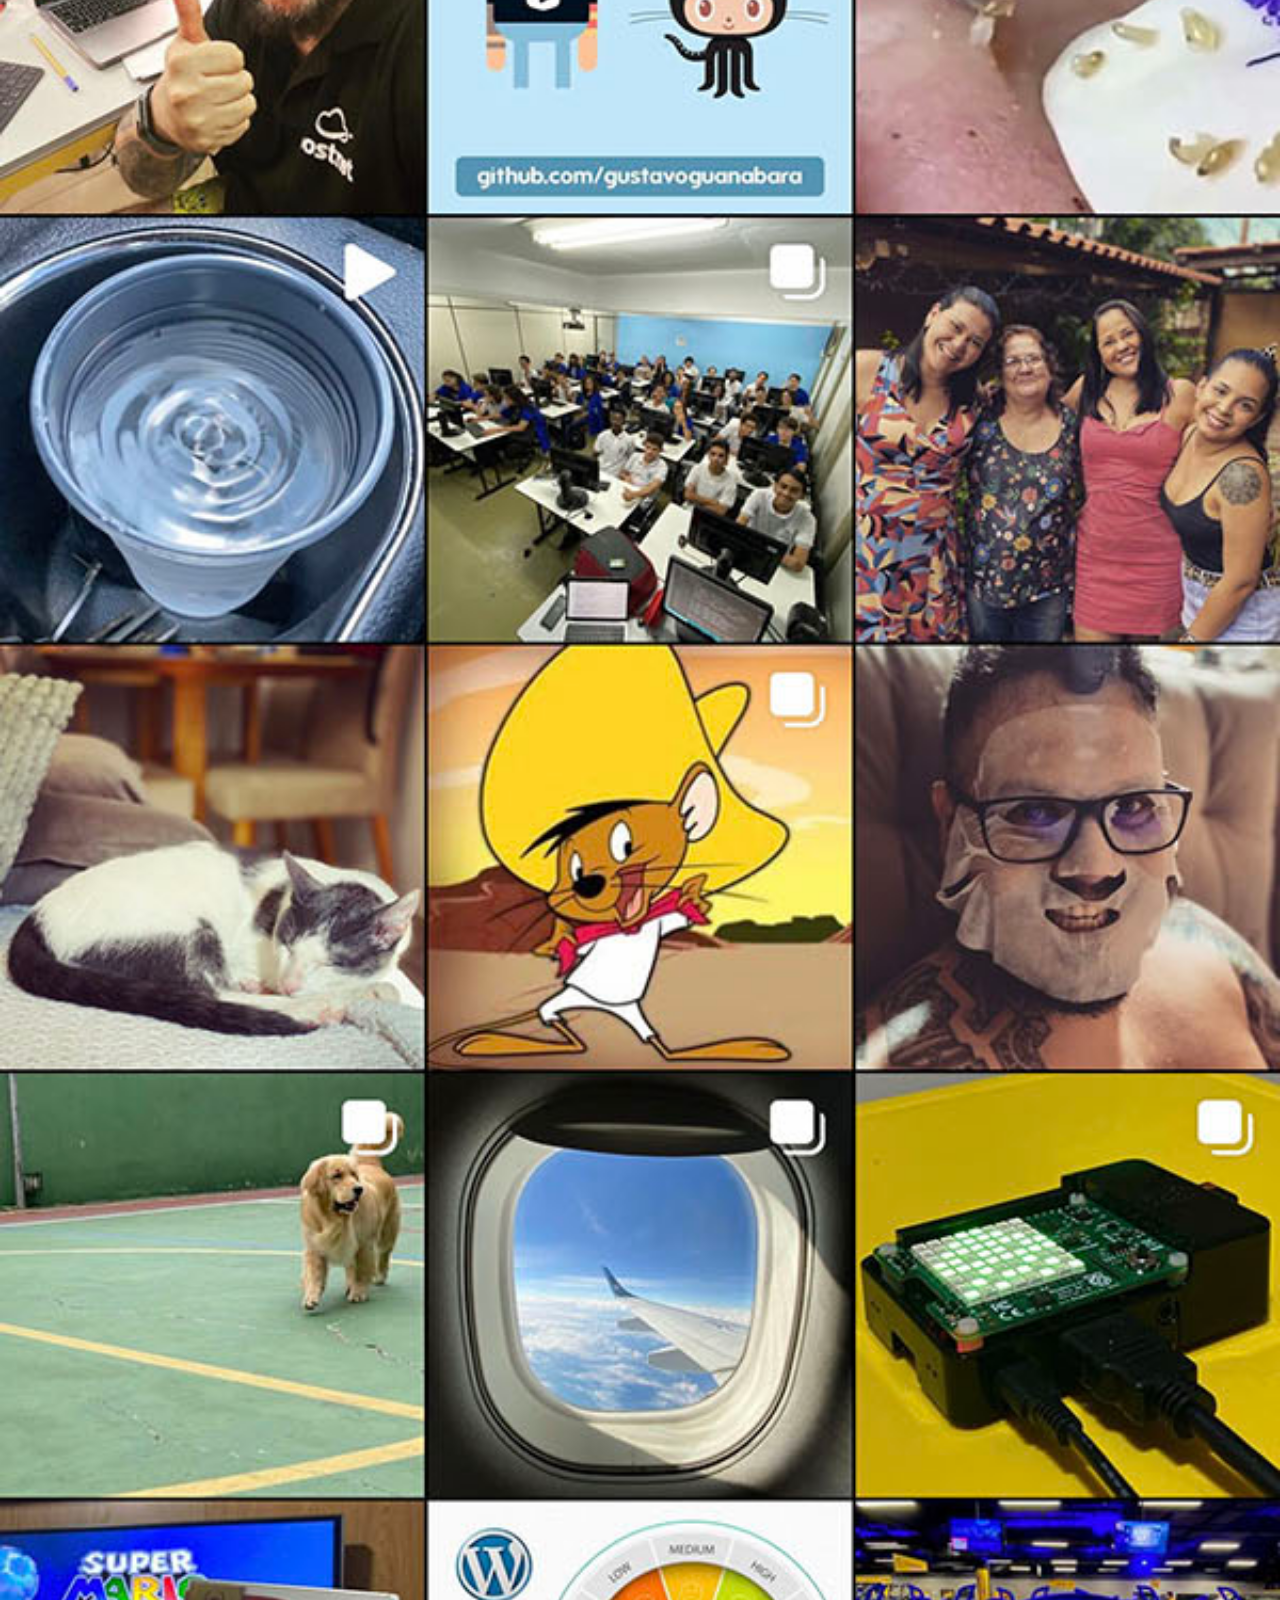
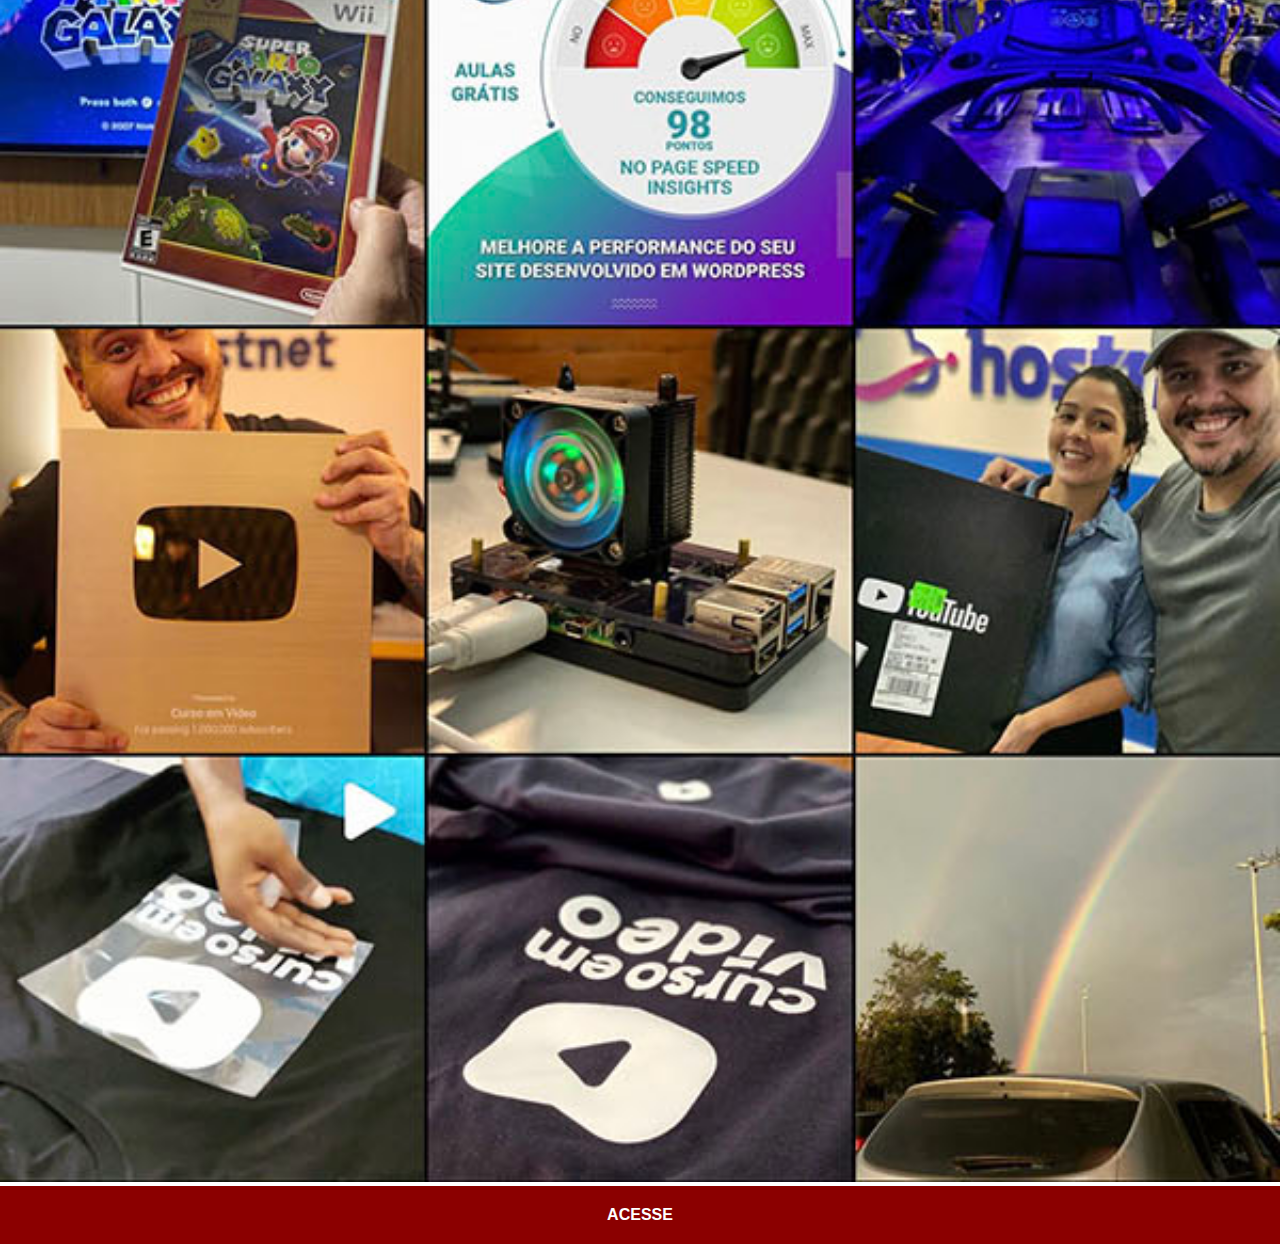
<file: insta.html>
<!DOCTYPE html>
<html lang="pt-br">
<head>
    <meta charset="UTF-8">
    <meta name="viewport" content="width=device-width, initial-scale=1.0">
    <title>Instagram</title>
    <link rel="stylesheet" href="estilos/social.css">
</head>
<body>
    <img src="imagens/tela-instagram.jpg" alt="Instagram">
    <a href="https://www.instagram.com/gustavoguanabara/?__coig_restricted=1">ACESSE</a>
</body>
</html>
</file>
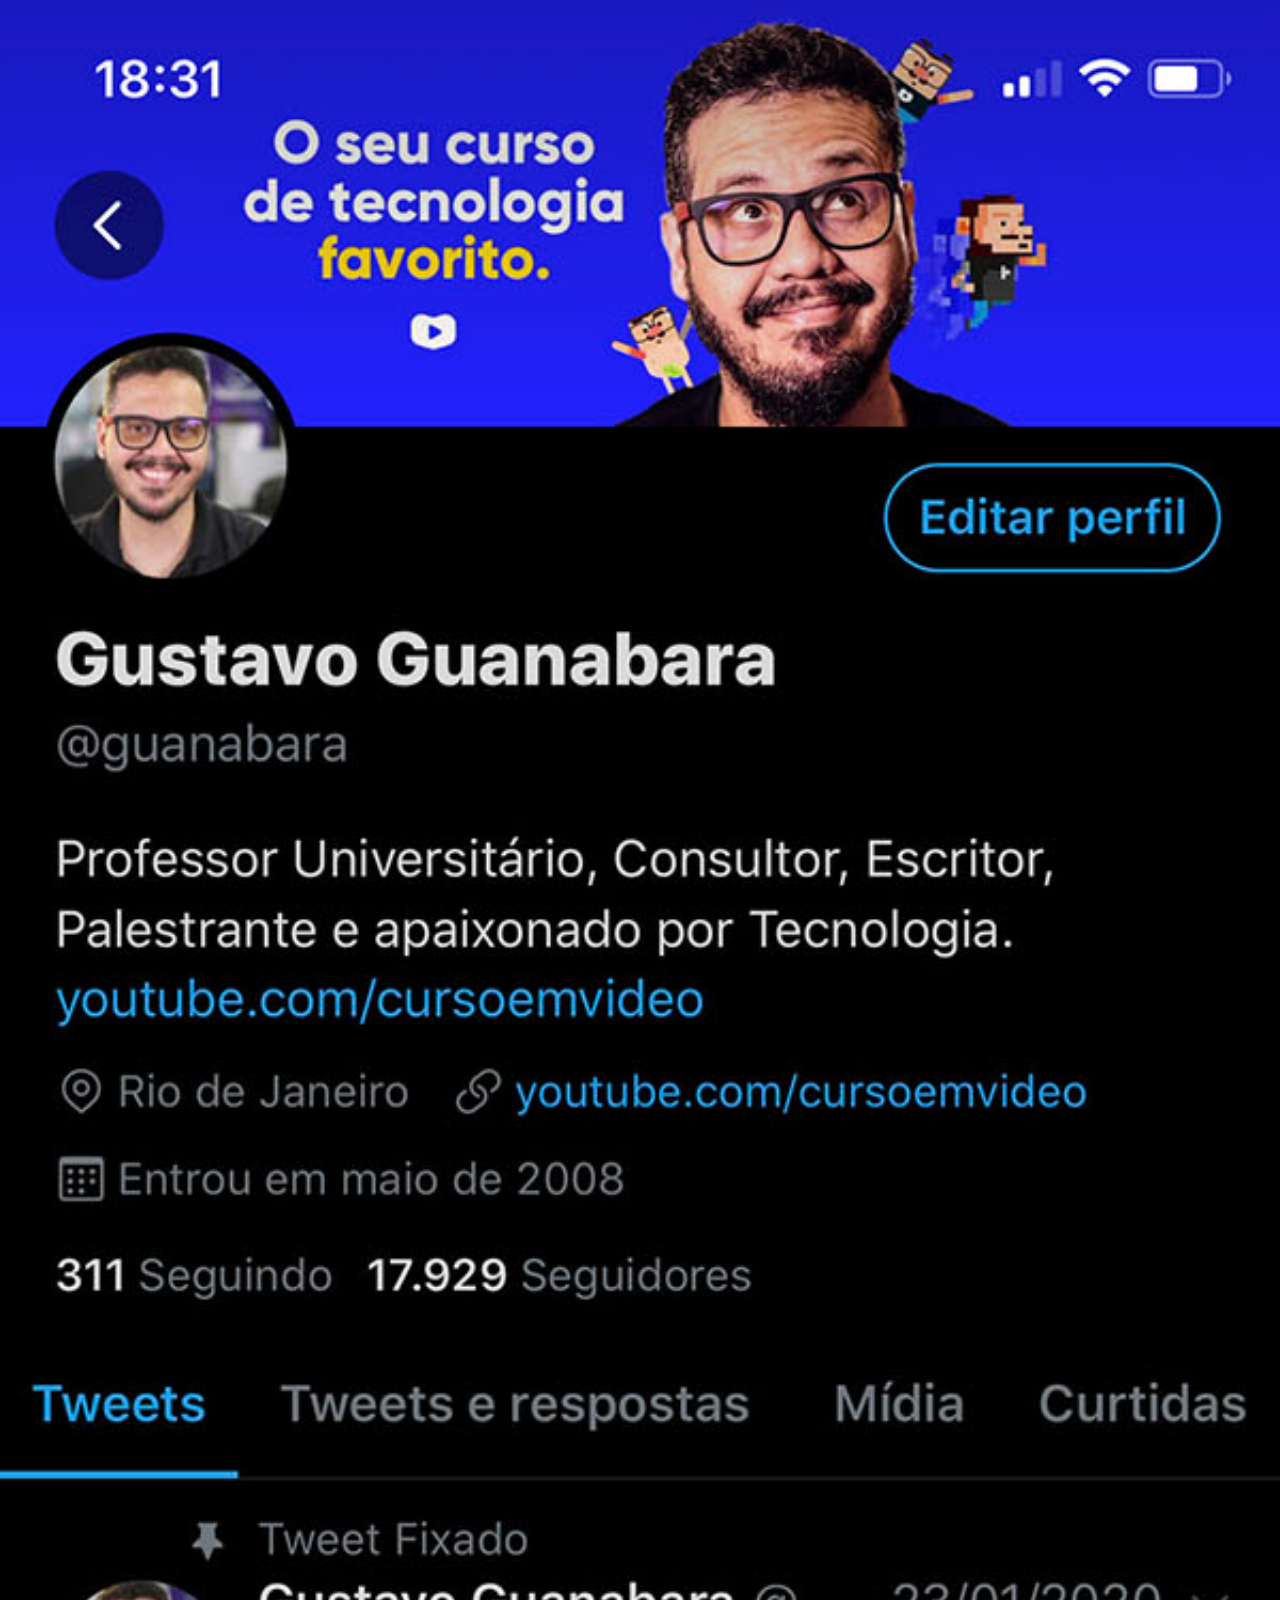
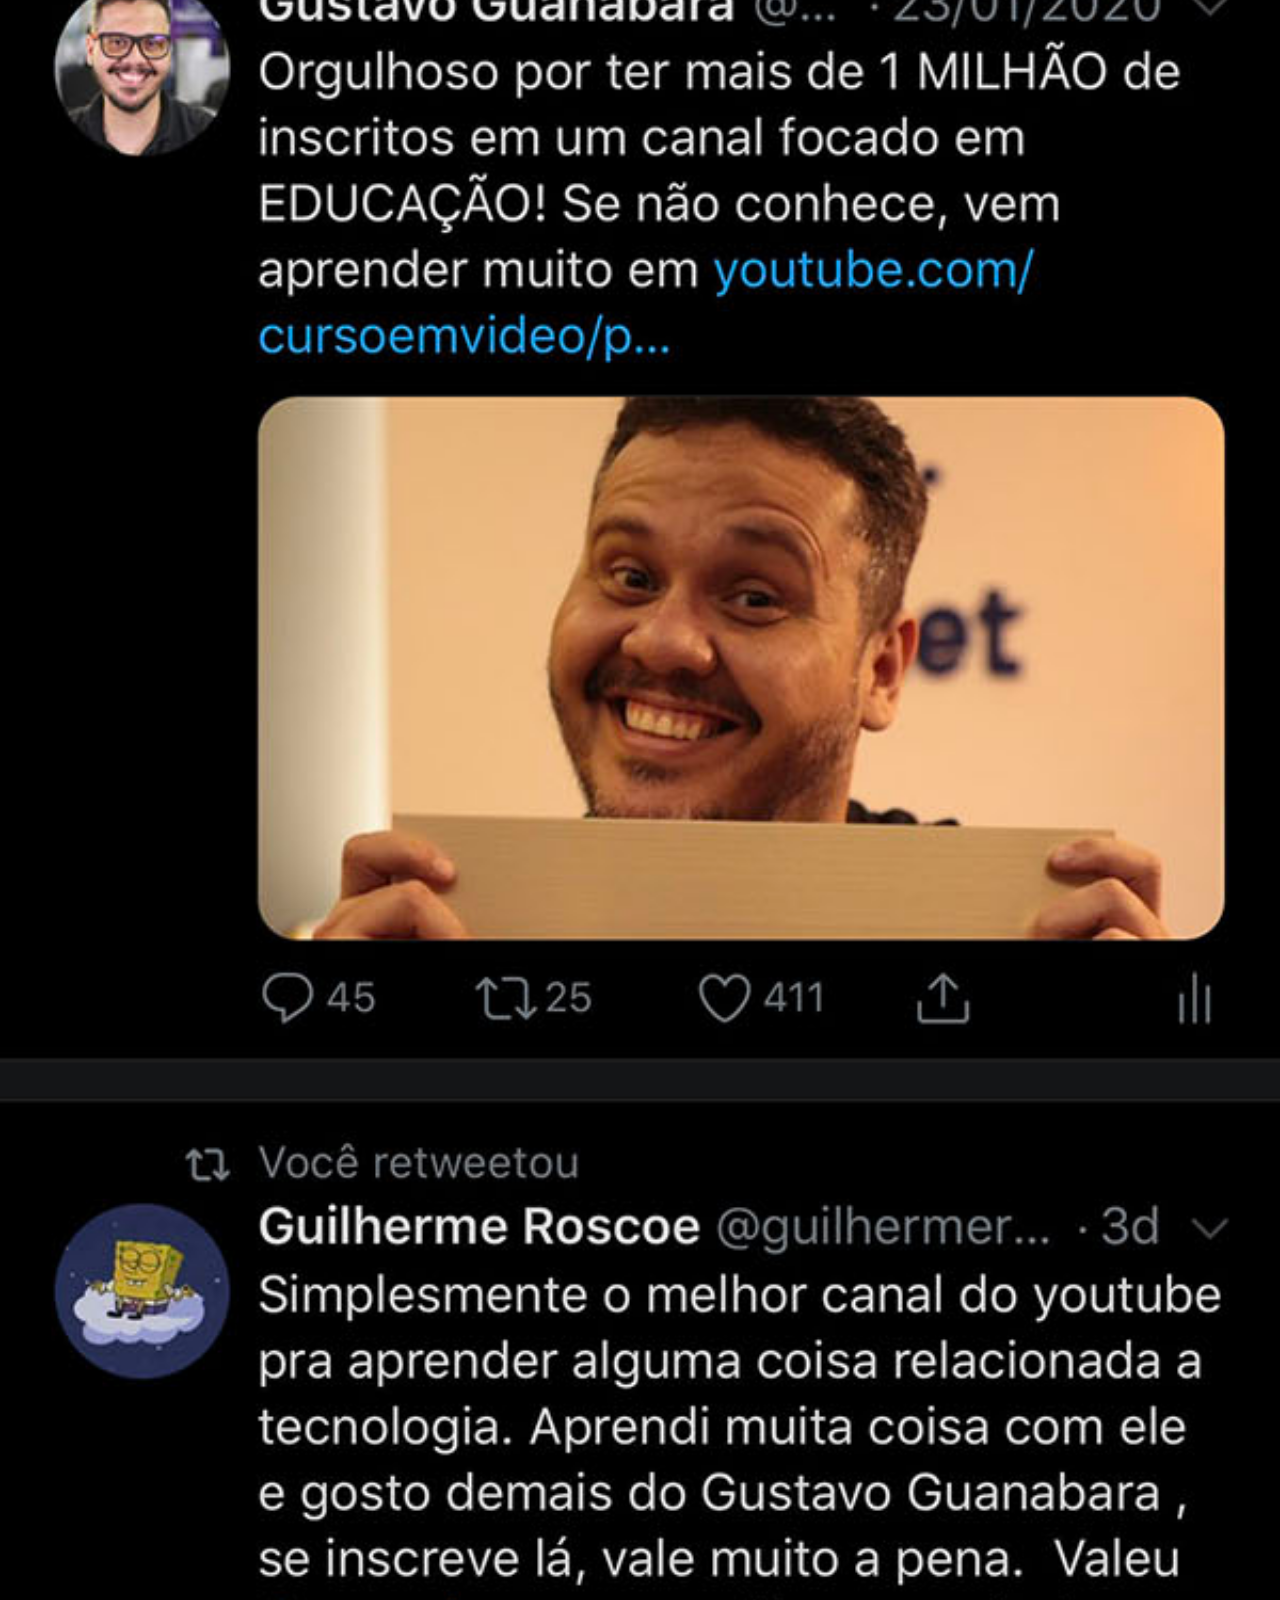
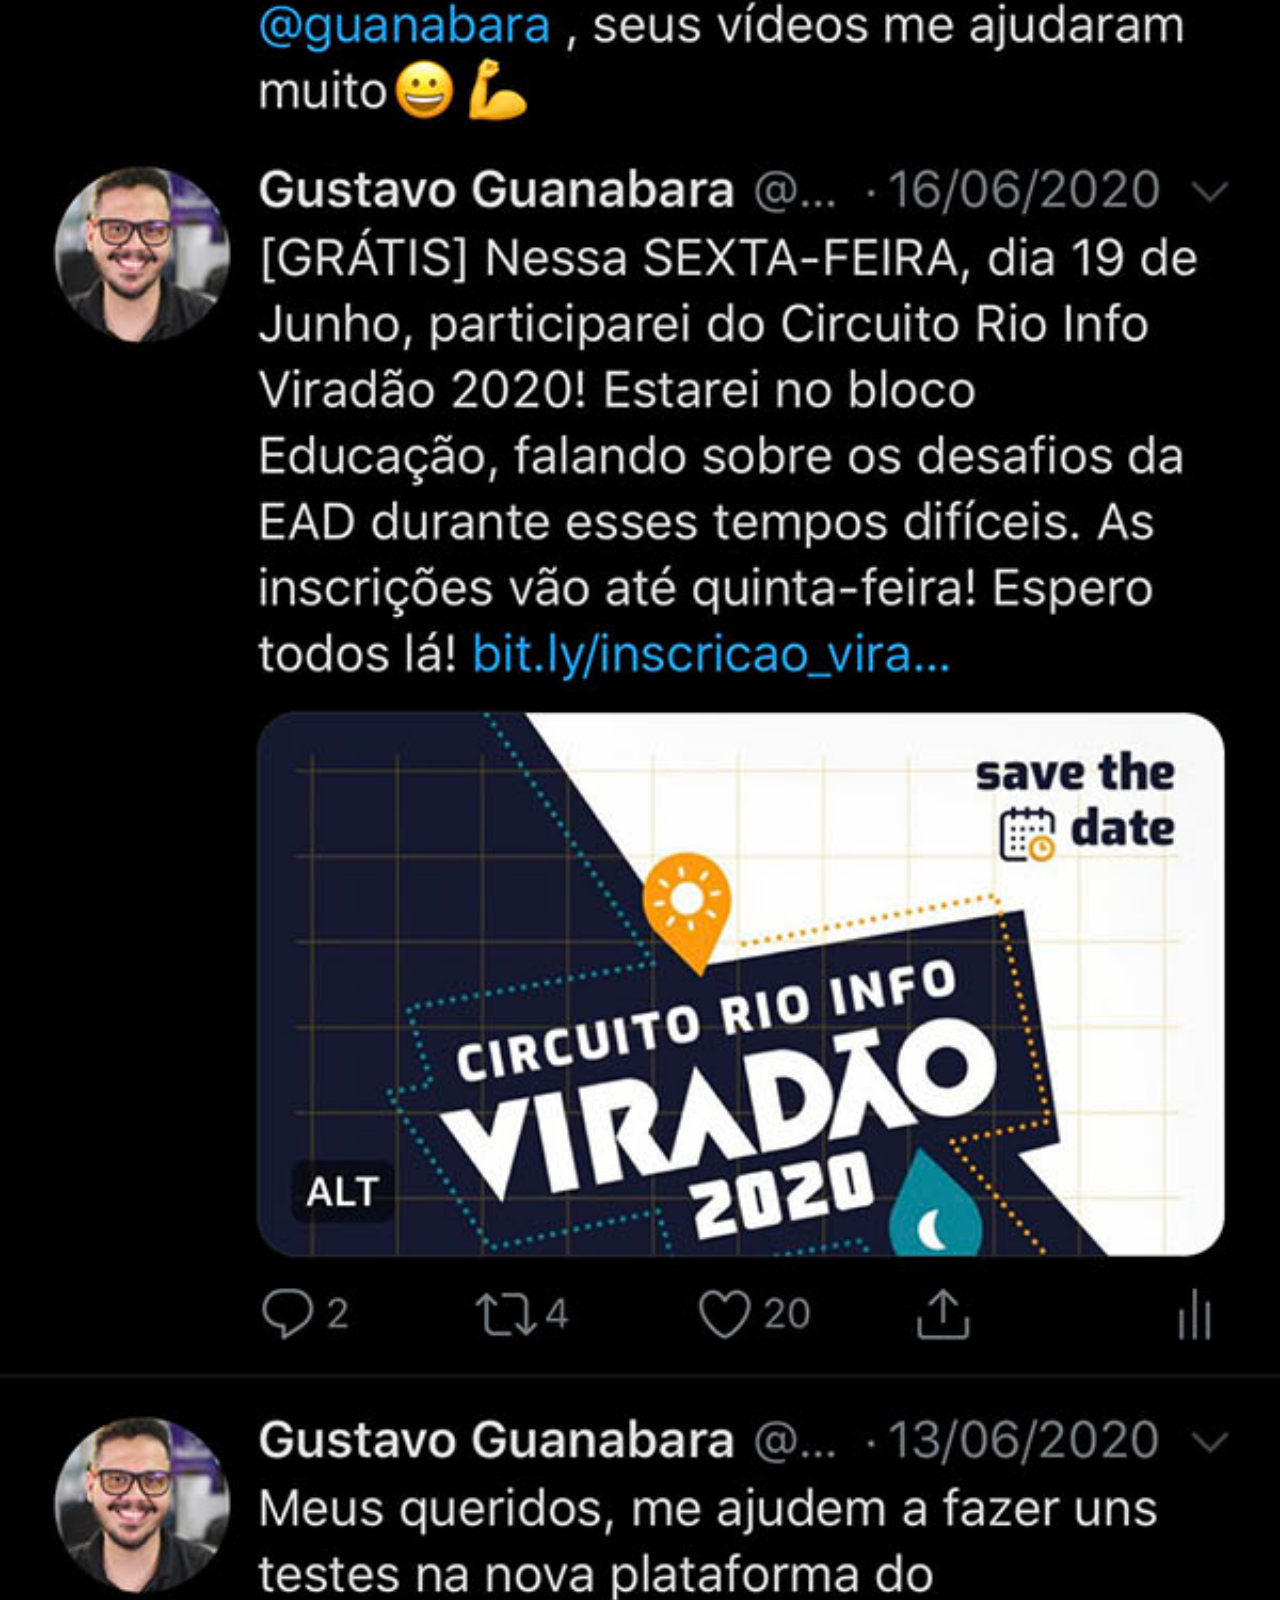
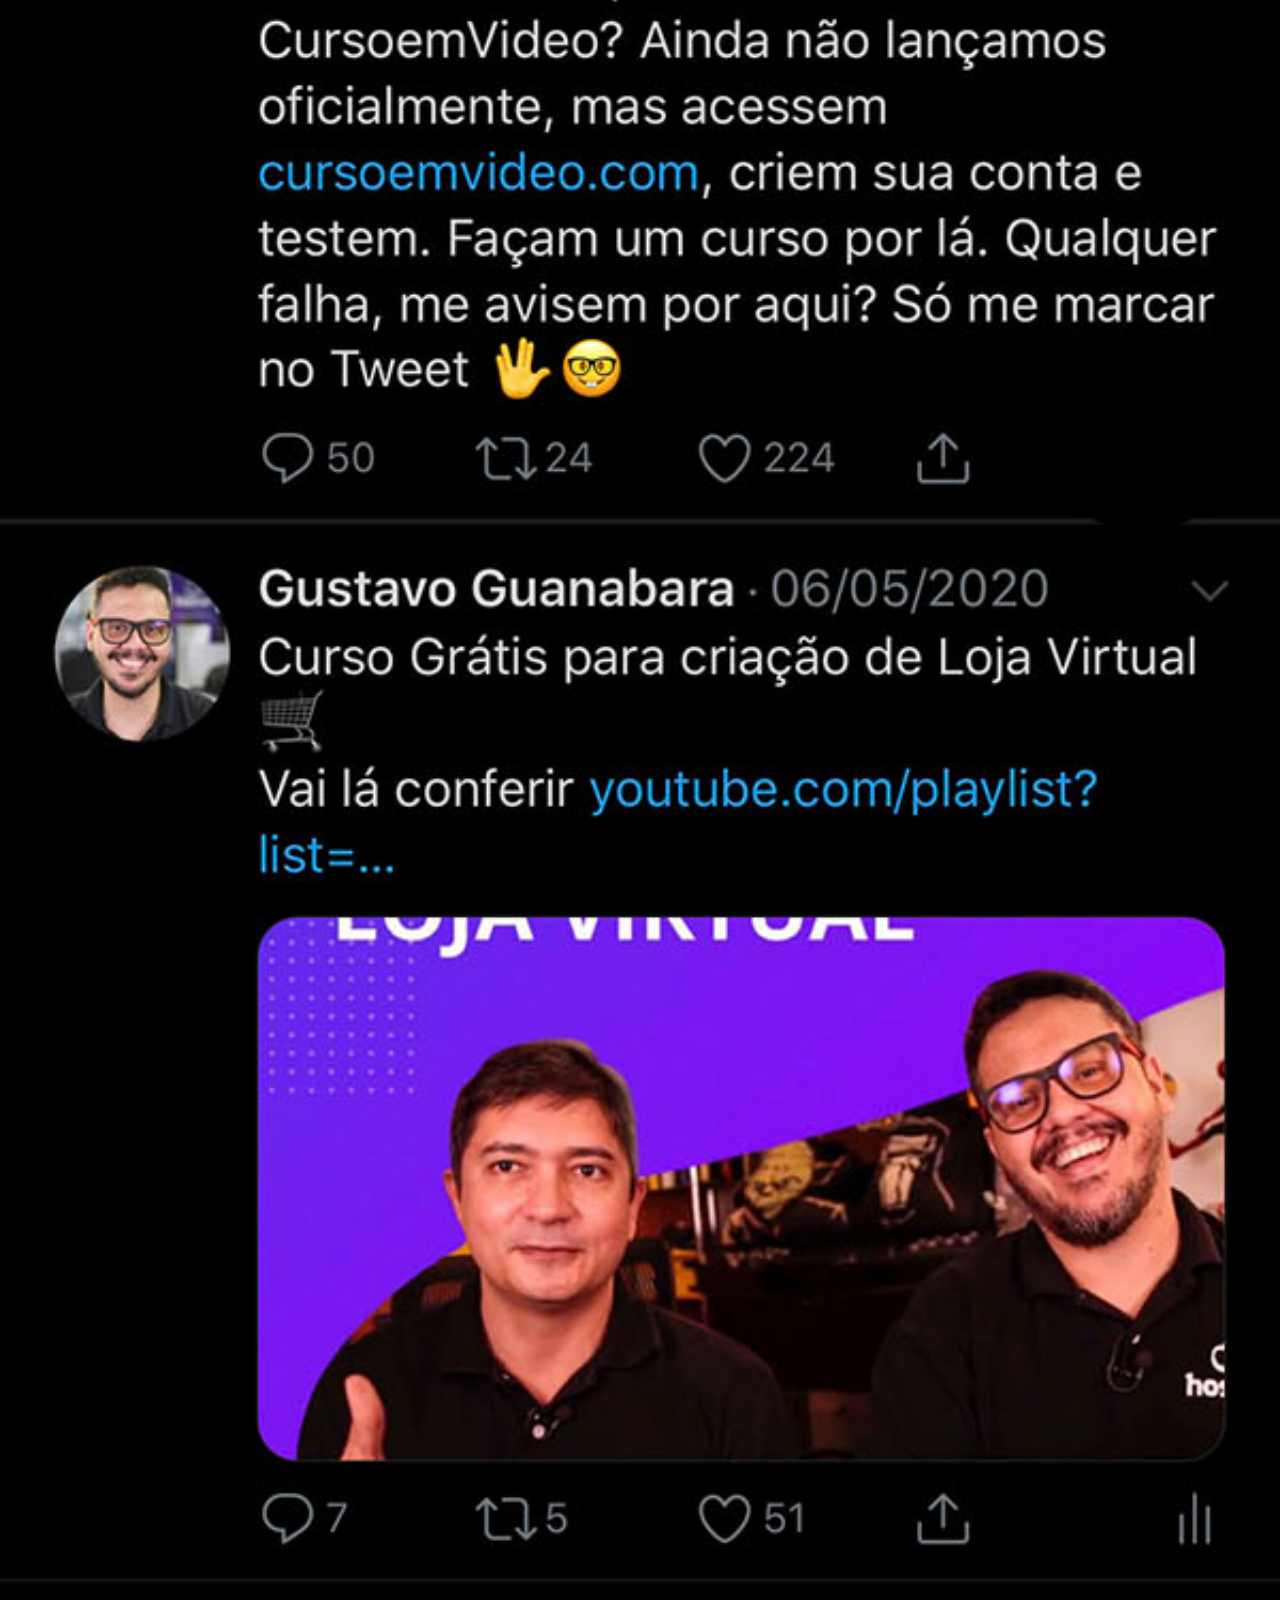
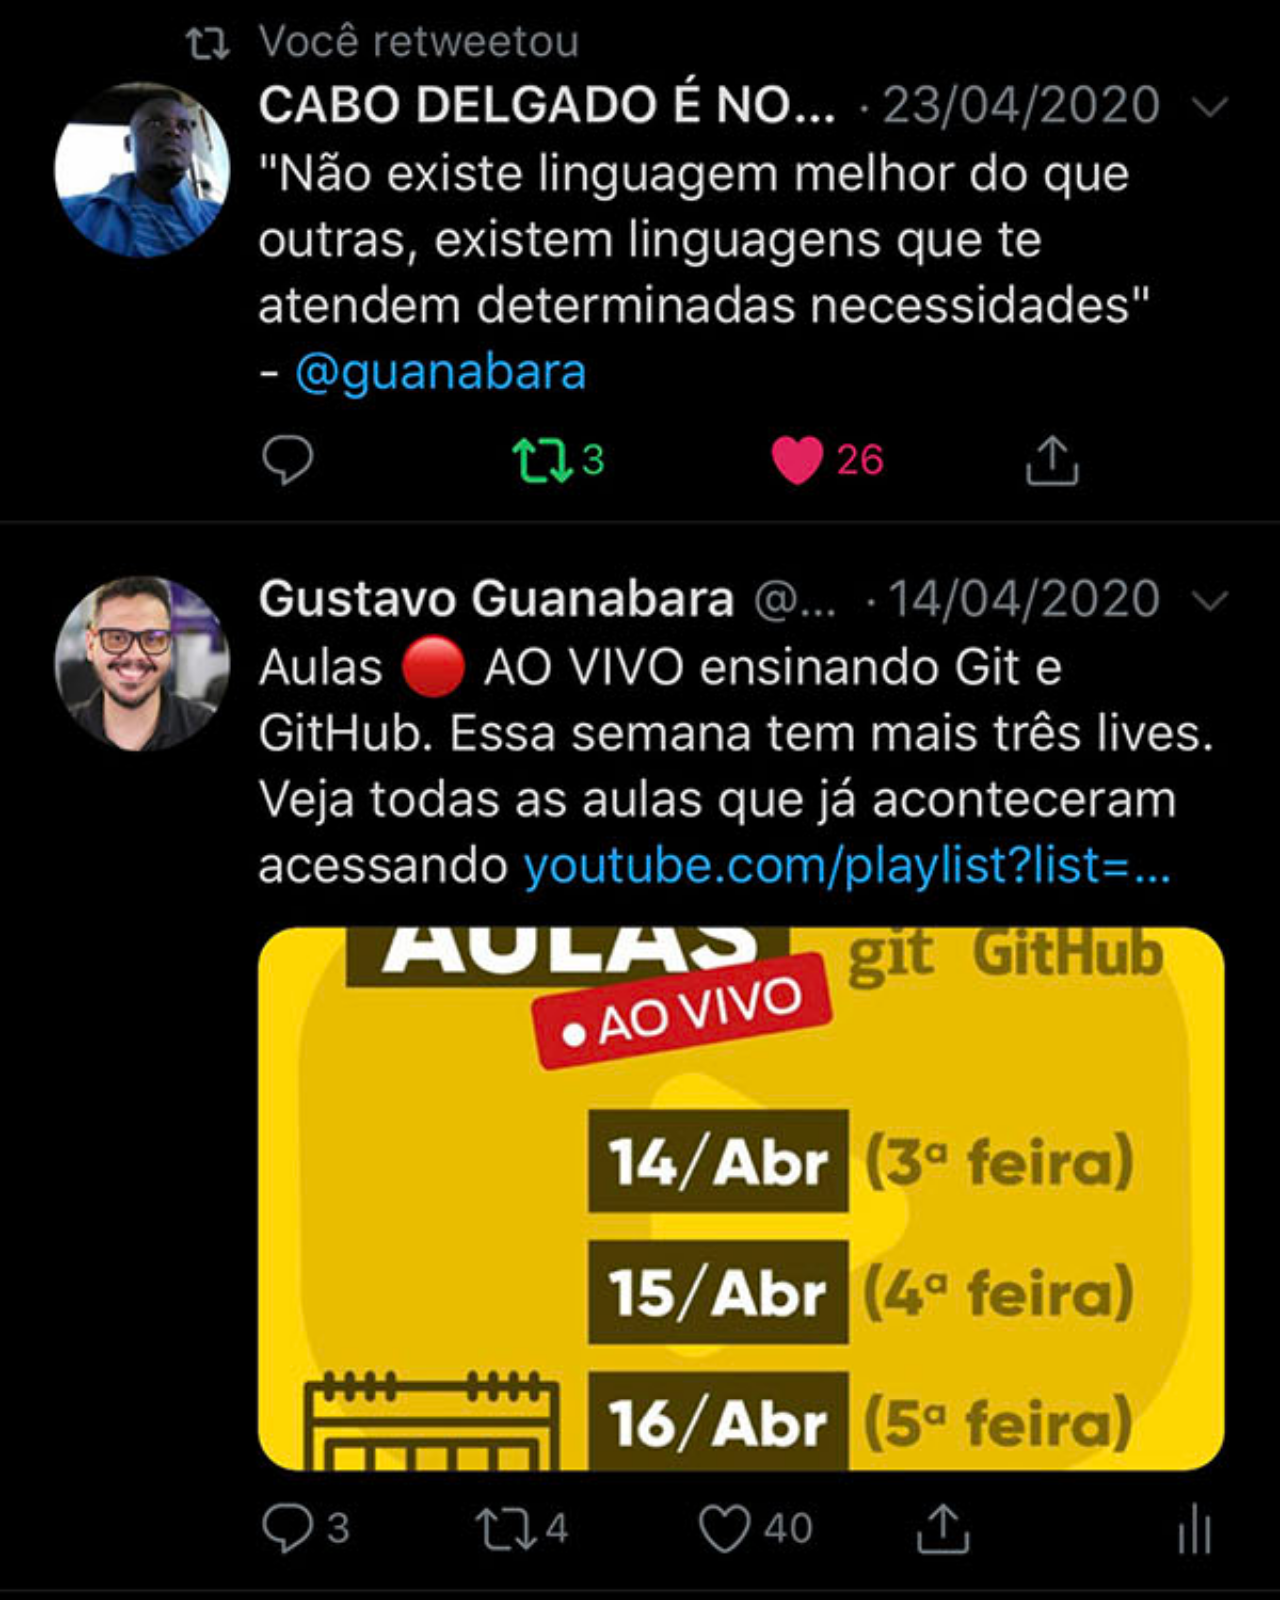
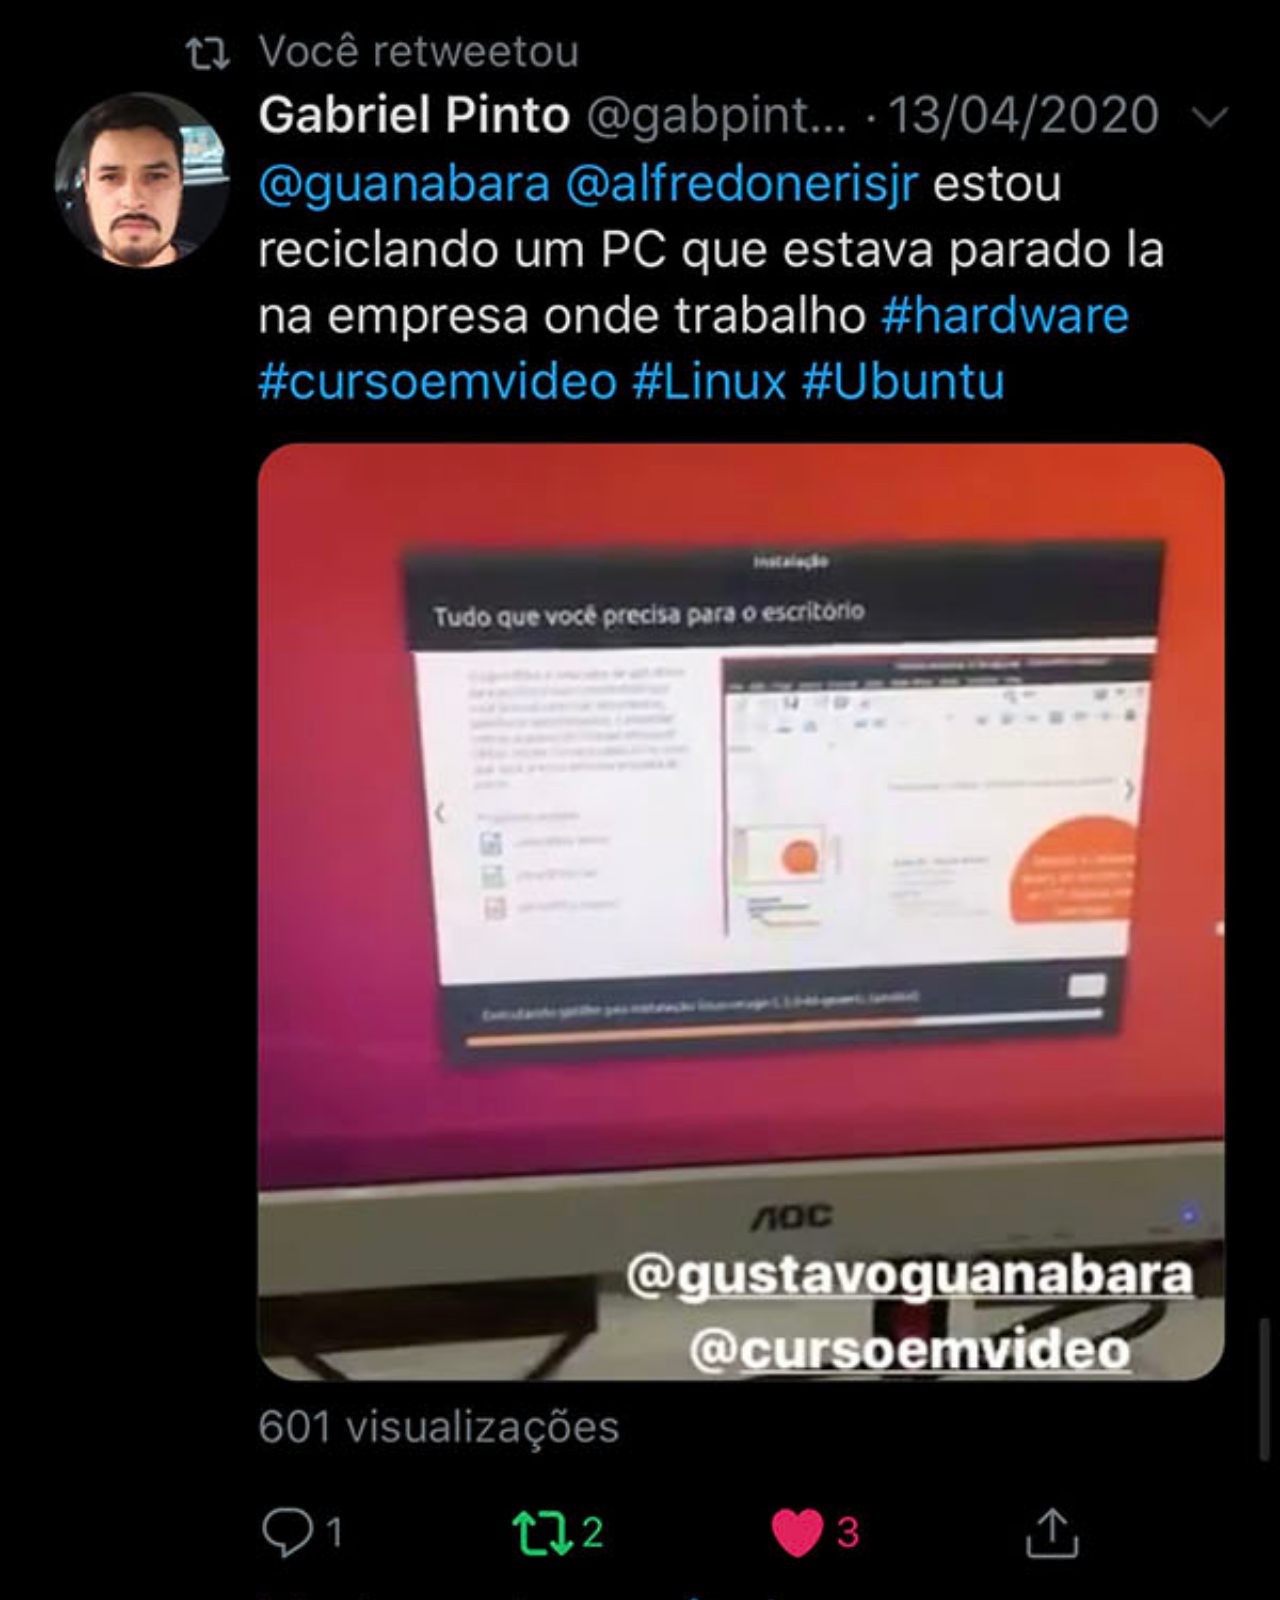
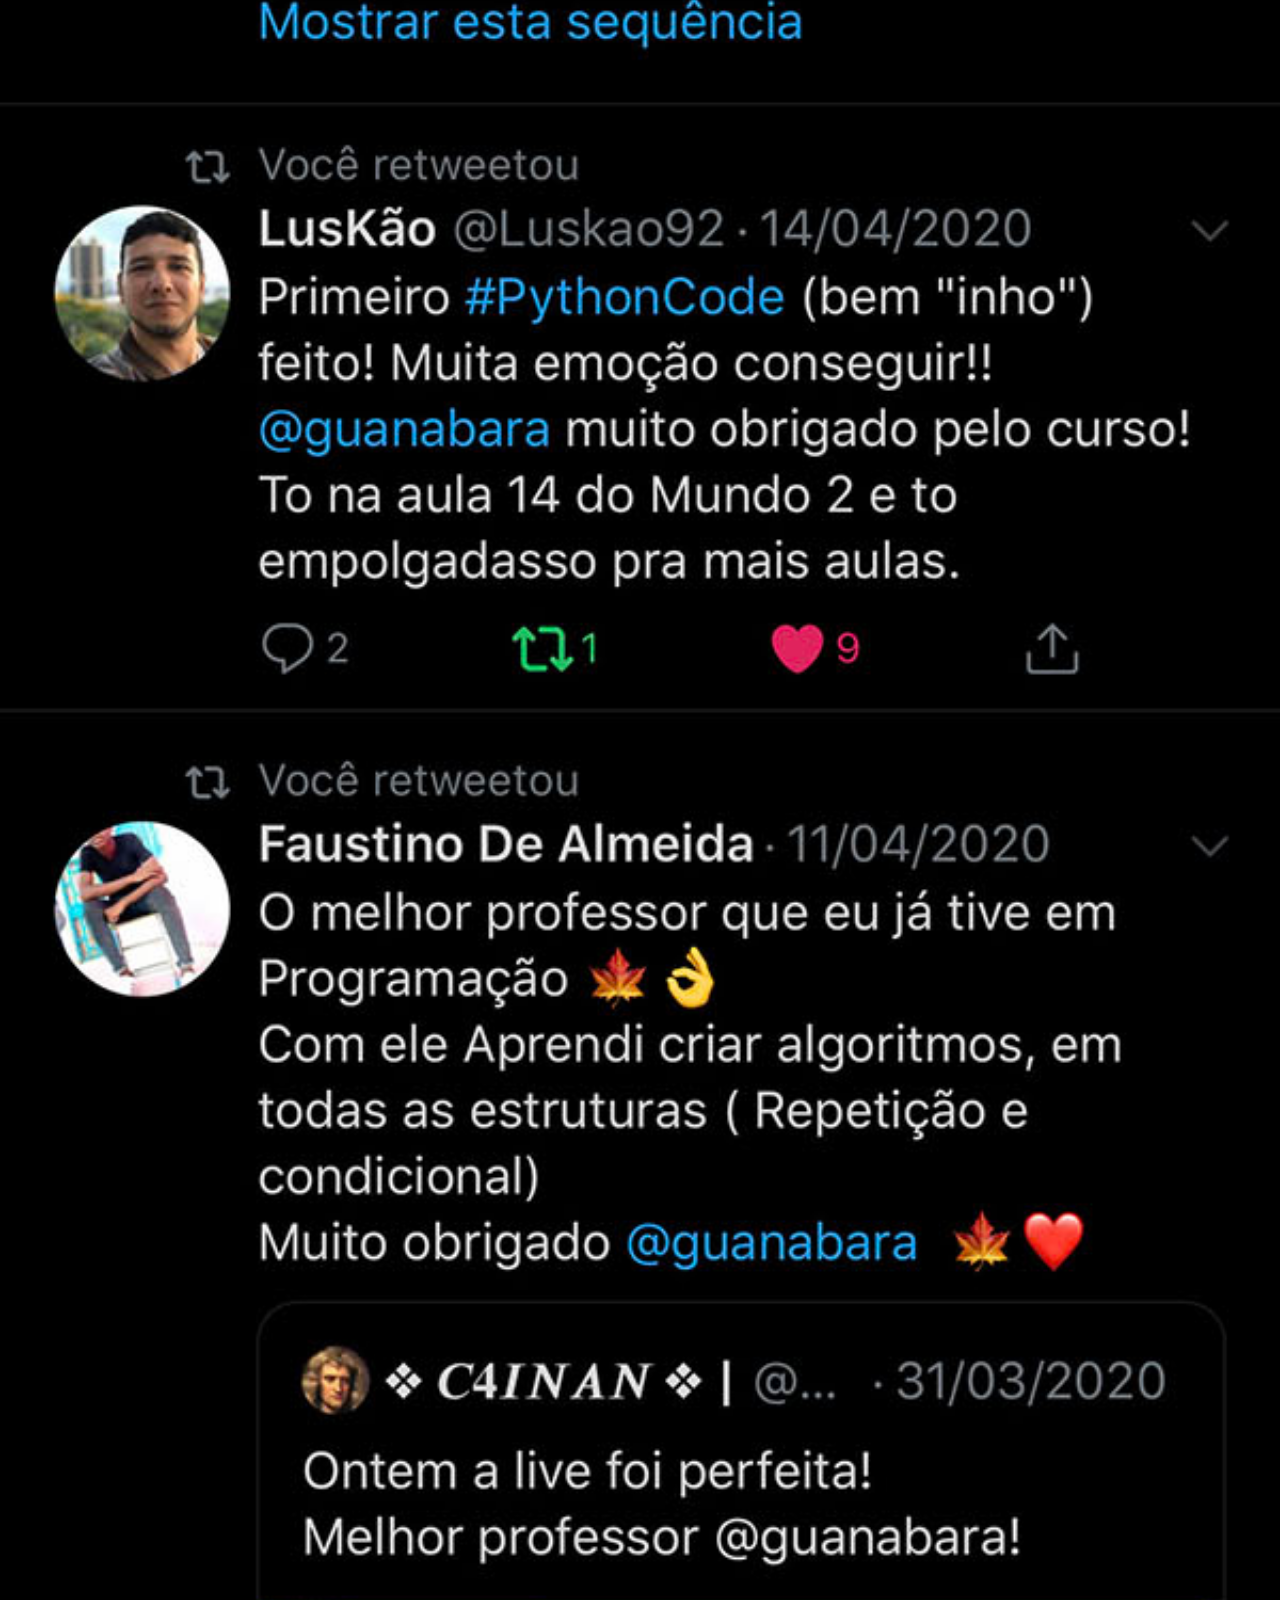
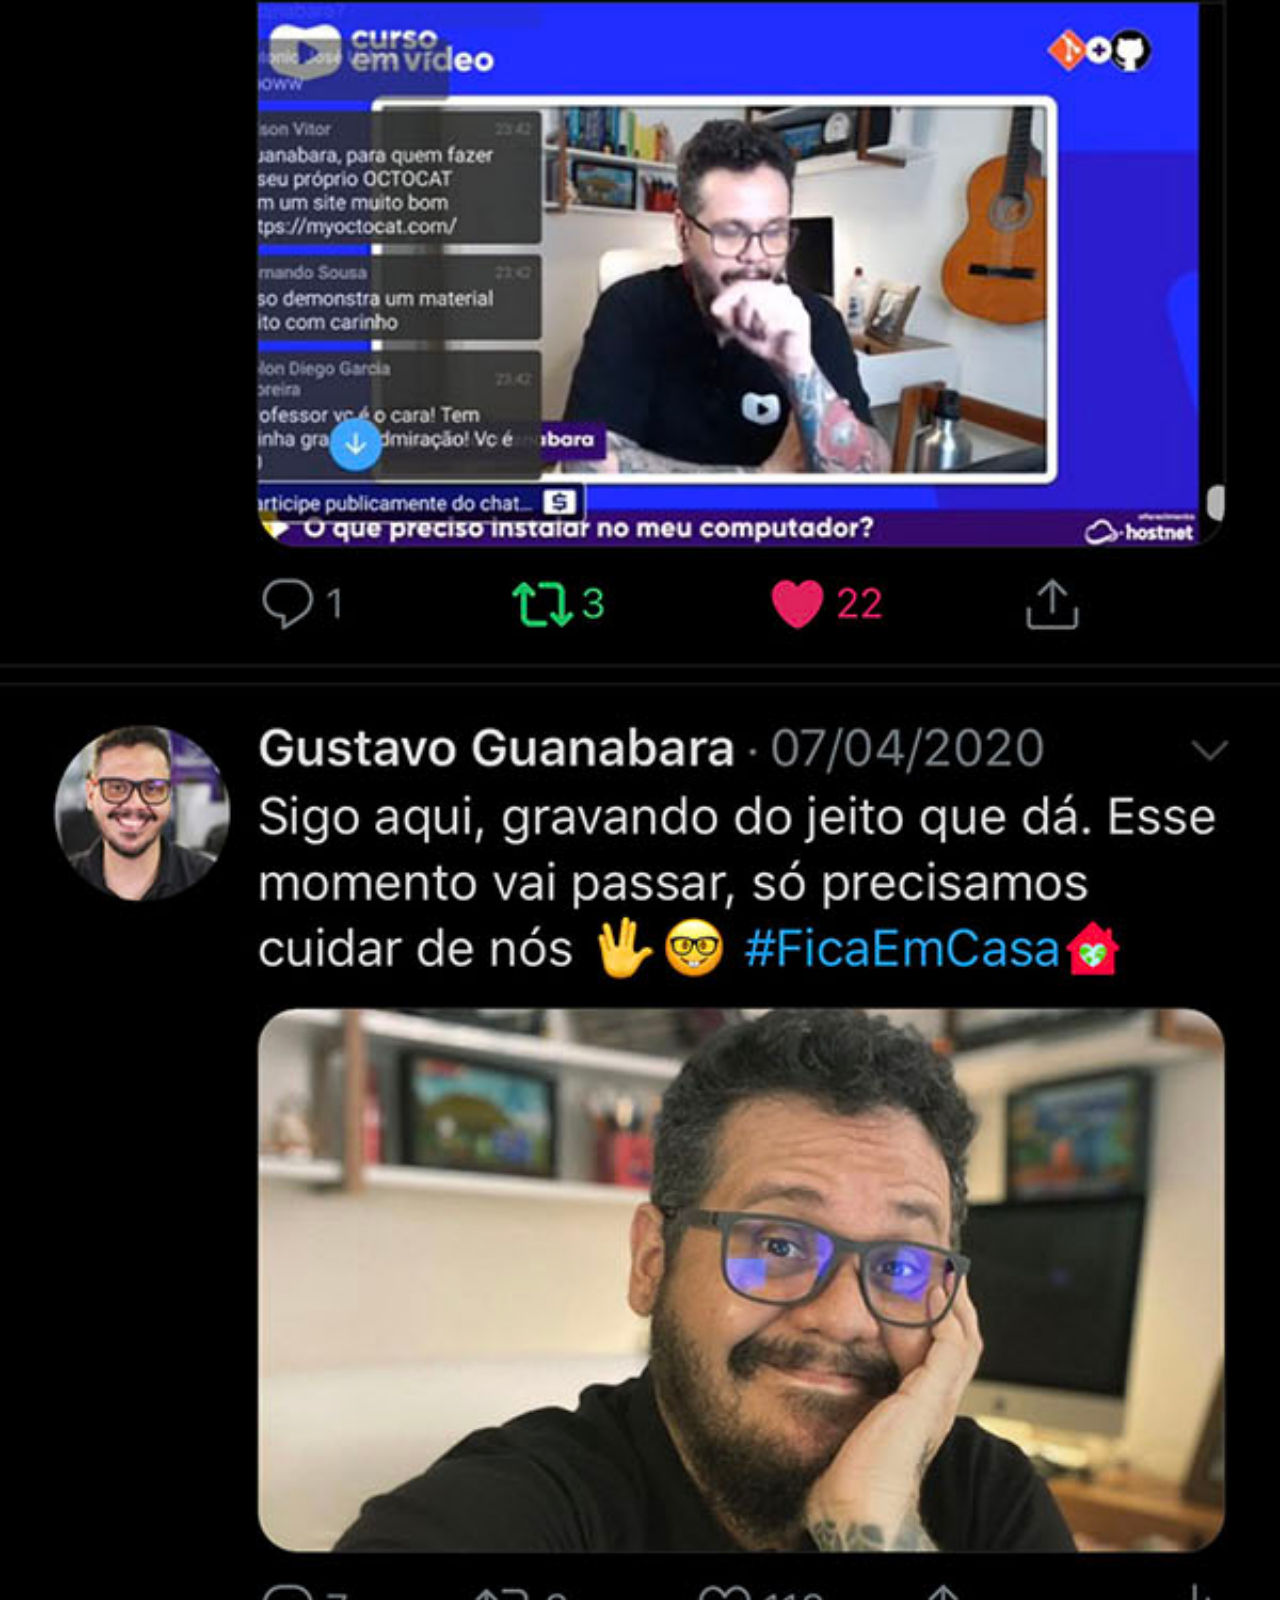
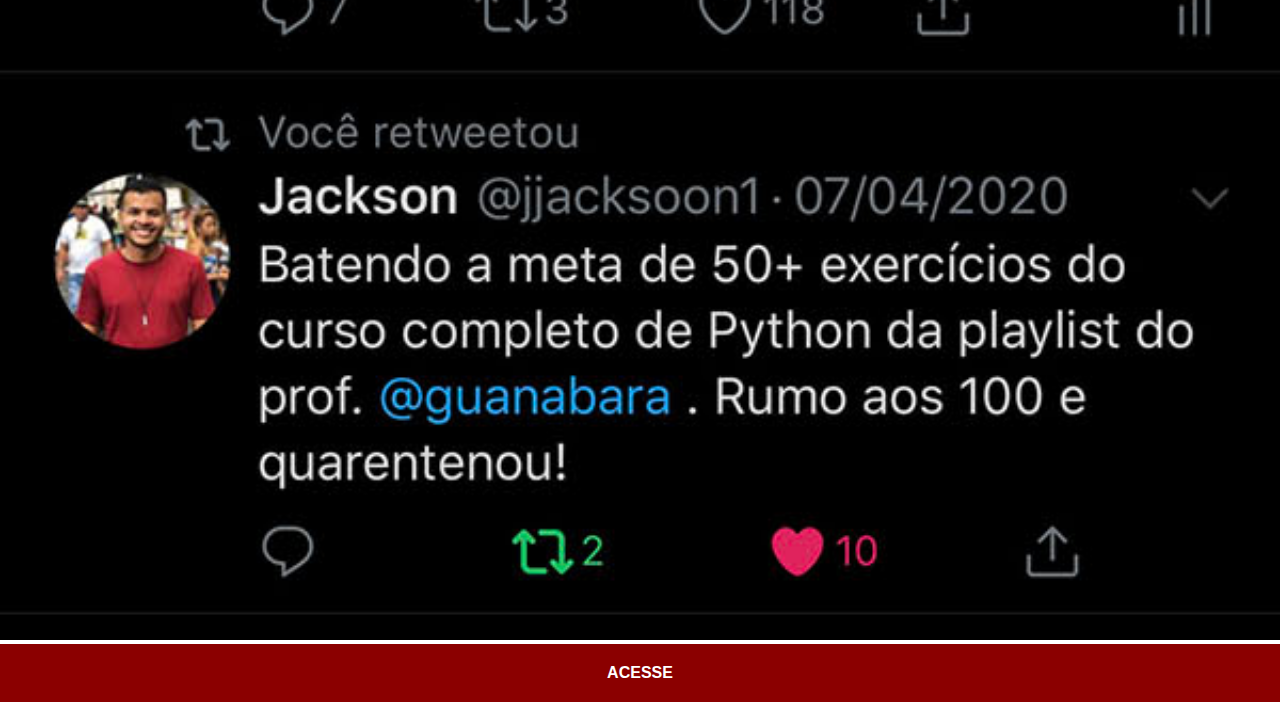
<file: tt.html>
<!DOCTYPE html>
<html lang="pt-br">
<head>
    <meta charset="UTF-8">
    <meta name="viewport" content="width=device-width, initial-scale=1.0">
    <title>Twitter</title>
    <link rel="stylesheet" href="estilos/social.css">
</head>
<body>
    <img src="imagens/tela-twitter.jpg" alt="Twitter">
    <a href="https://twitter.com/guanabara">ACESSE</a>
</body>
</html>
</file>
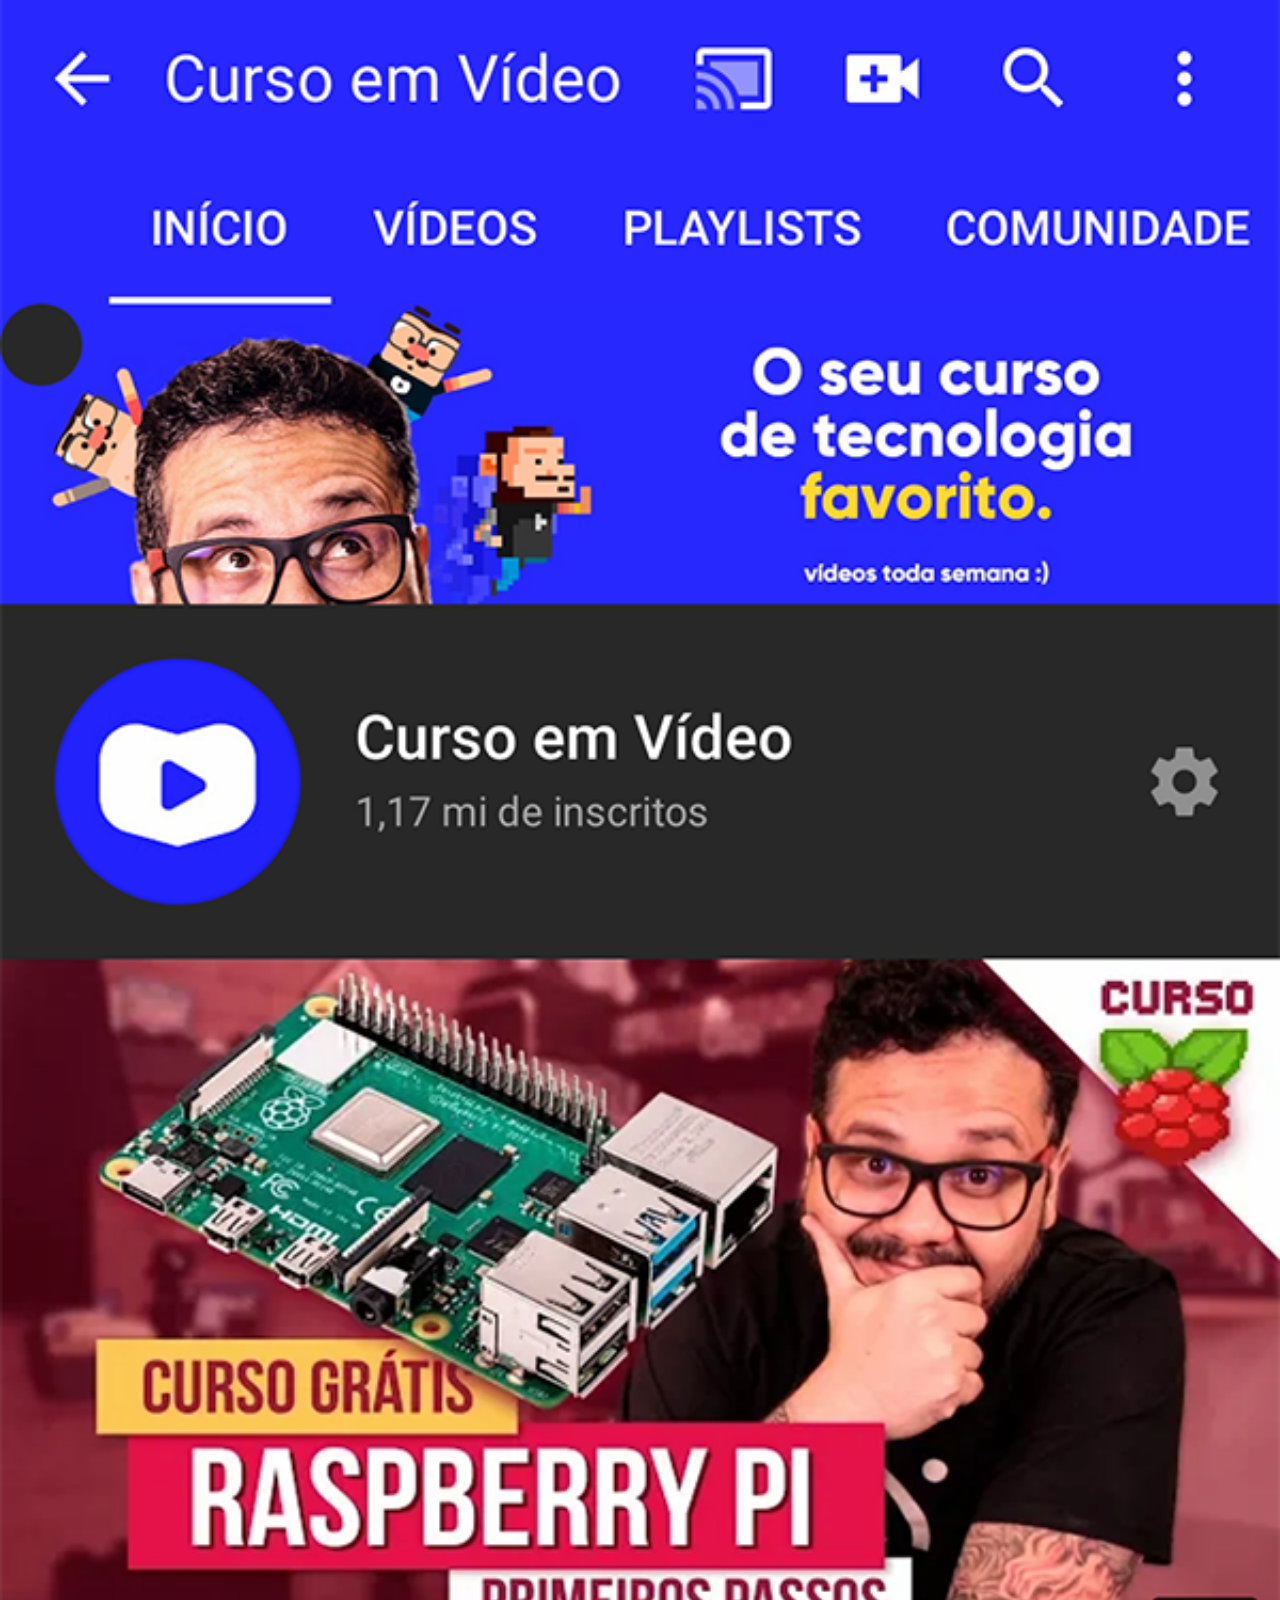
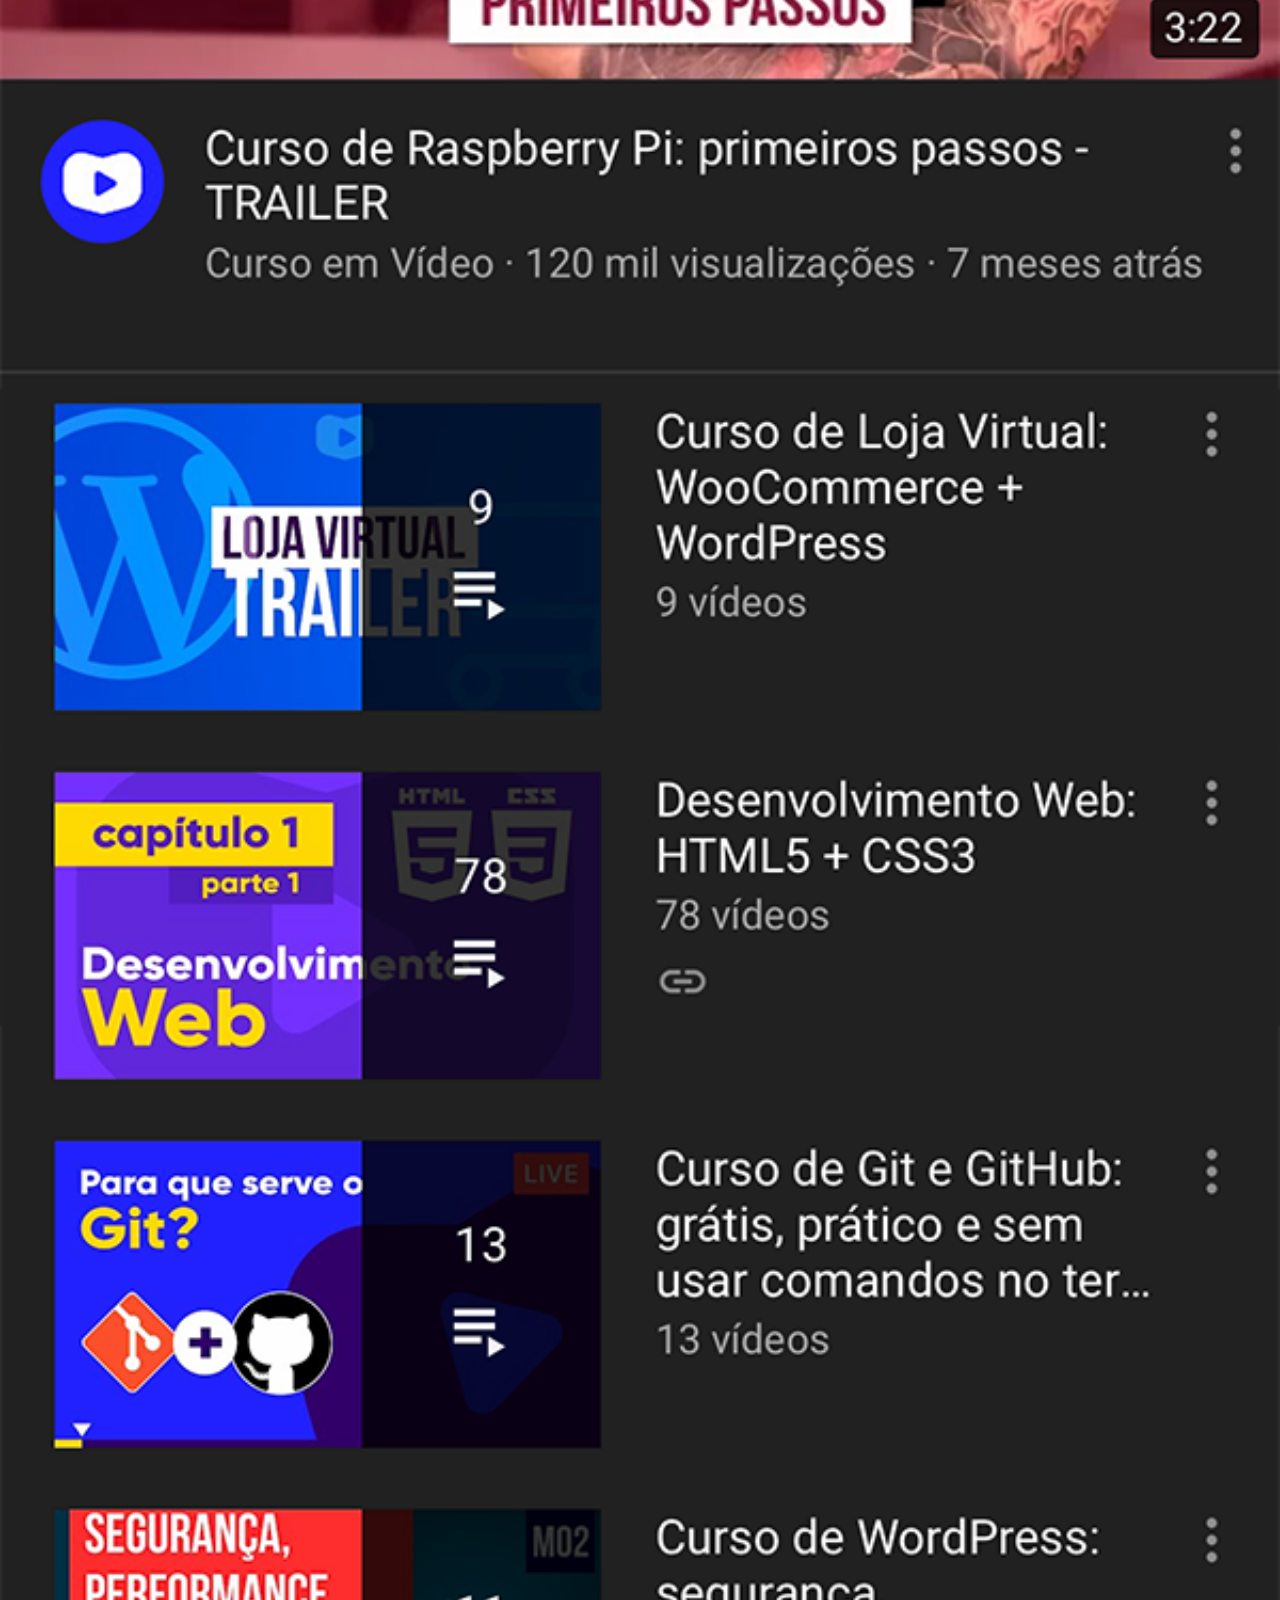
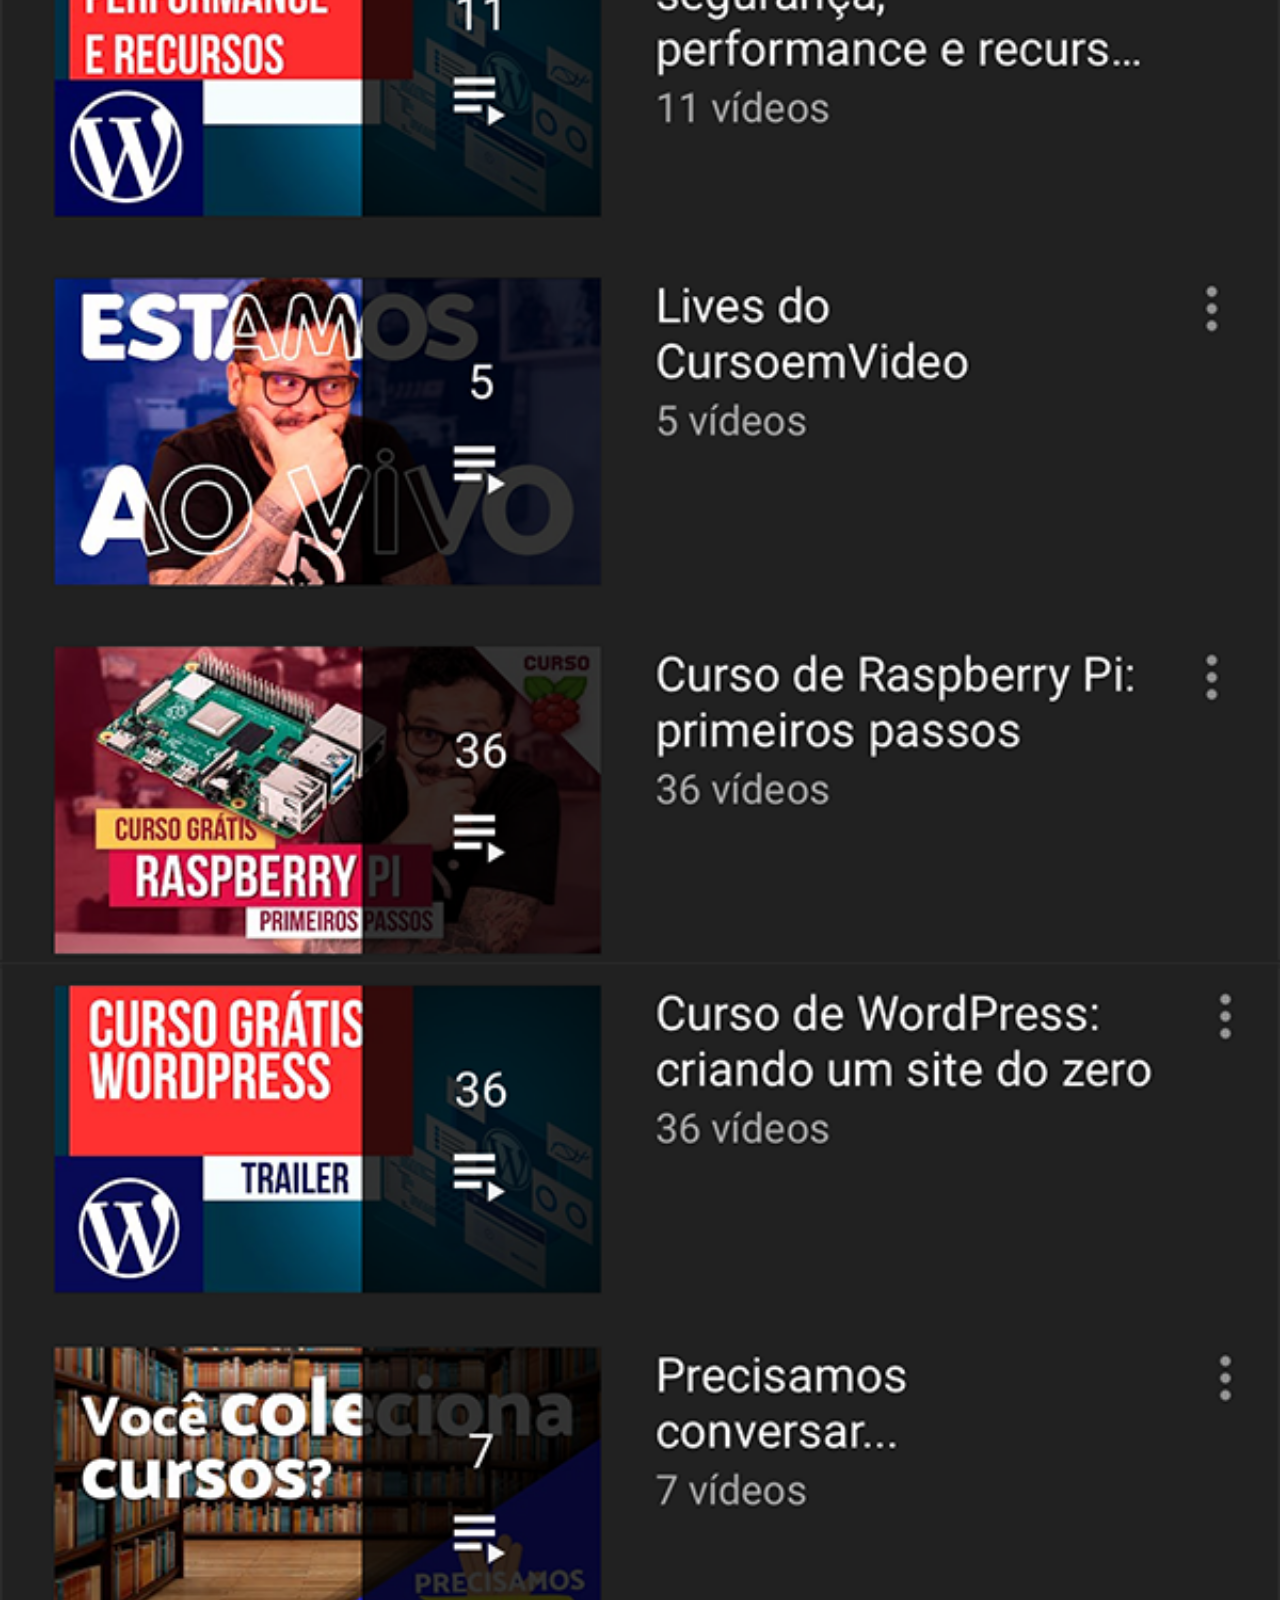
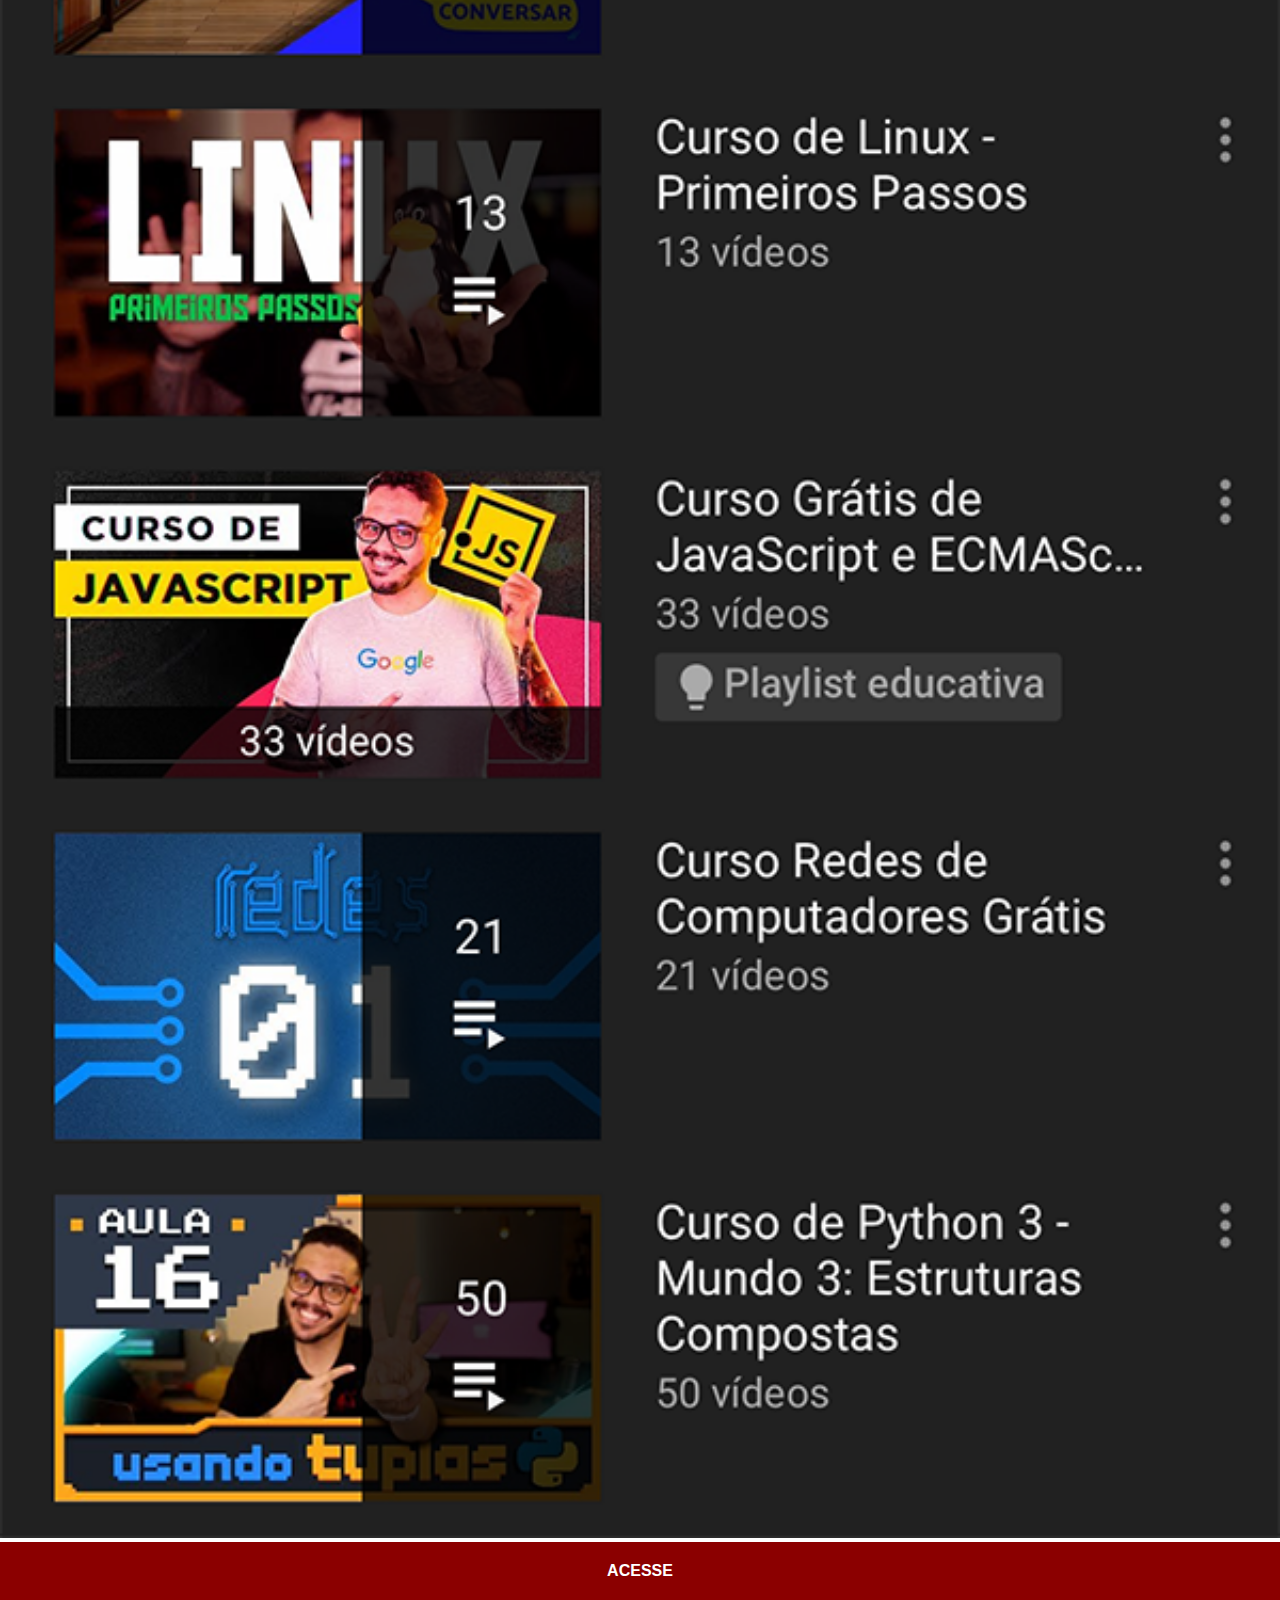
<file: yt.html>
<!DOCTYPE html>
<html lang="en">
<head>
    <meta charset="UTF-8">
    <meta name="viewport" content="width=device-width, initial-scale=1.0">
    <title>YT</title>
    <link rel="stylesheet" href="estilos/social.css">
</head>
<body>
    <img src="imagens/tela-youtube.png" alt="YouTube">
    <a href="https://www.youtube.com/@CursoemVideo" target="_blank">ACESSE</a>
</body>
</html>
</file>
<file: estilos/style.css>
@charset "UTF-8";

* {
    margin: 0px;
    padding: 0px;
    font-family: Arial, Helvetica, sans-serif;
}

html, body {
    height: 100vh;
    width: 100vw;
    background-color: black;
}

body {
    background: url('../imagens/fundo-madeira.jpg') no-repeat top center;
    background-size: cover;
    background-attachment: fixed;
}

main {
    height: 100vh;
    position: relative;
}

#telefone {
    position: absolute;
    top: 50%;
    left: 50%;
    transform: translate(-50%, -50%);
    height: 627px;
    width: 311px;
    background: url('../imagens/frame-iphone.png') no-repeat;
}

#tela {
    position: relative;
    top: 80px;
    left: 22px;
    width: 267px;
    height: 471px;
}

#redessociais {
    text-align: right;
}

#redessociais img {
    width: 50px;
    margin: 10px;
    border-radius: 50%;
    box-shadow: 2px 2px 5px rgba(0, 0, 0, 0.527);
    box-sizing: border-box;
}

#redessociais img:hover {
    border: 2px solid rgba(255, 255, 255, 0.603);
    transform: translate(-3px, -3px);
    box-shadow: 5px 5px 10px rgba(0, 0, 0, 0.603);
    transition: transform .7s, border .7s;
}
</file>
<file: estilos/social.css>
* {
    margin: 0;
    padding: 0;
    font-family: Arial, Helvetica, sans-serif;
}

::-webkit-scrollbar {
    width: 0px;
    height: 0px;
}

img {
    width: 100vw;
}

a {
    display: block;
    background-color: darkred;
    color: white;
    padding: 20px;
    text-align: center;
    font-weight: bolder;
    text-decoration: none;
}

a:hover {
    background-color: red;
}
</file>
